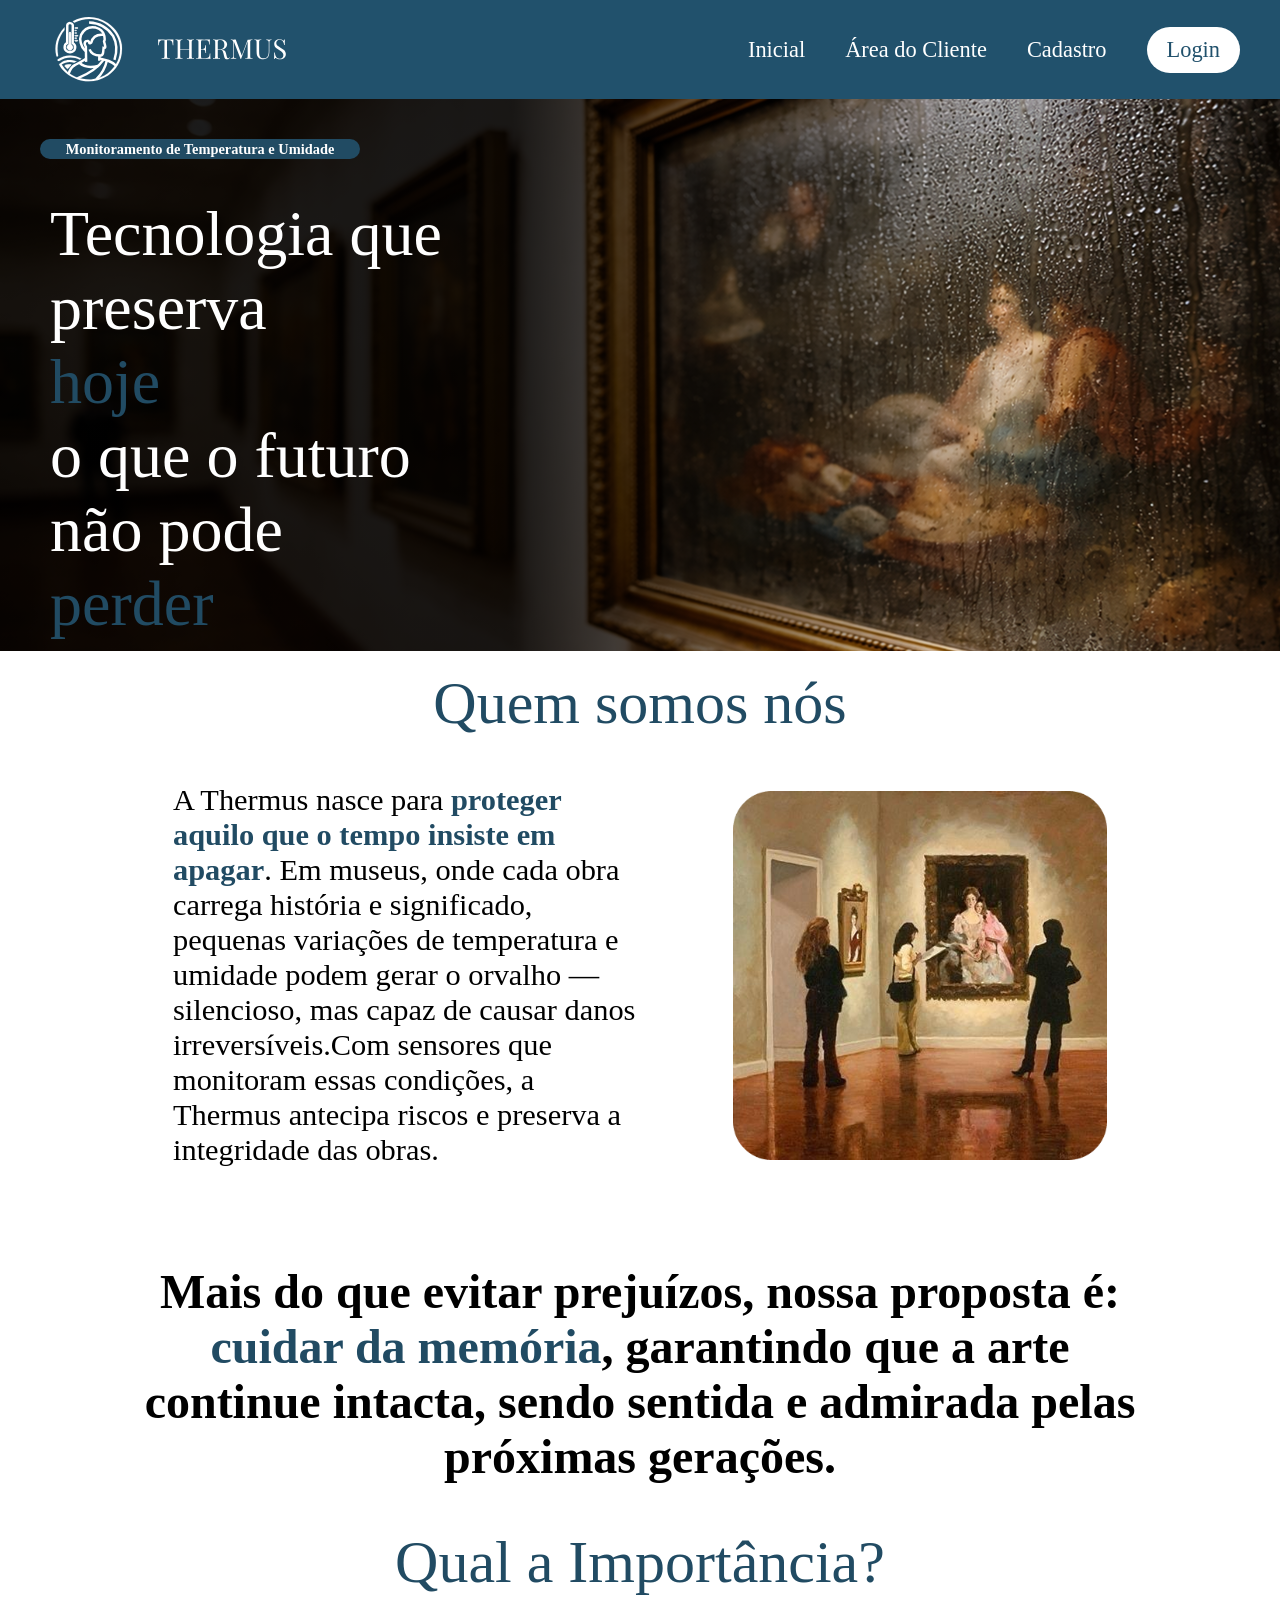
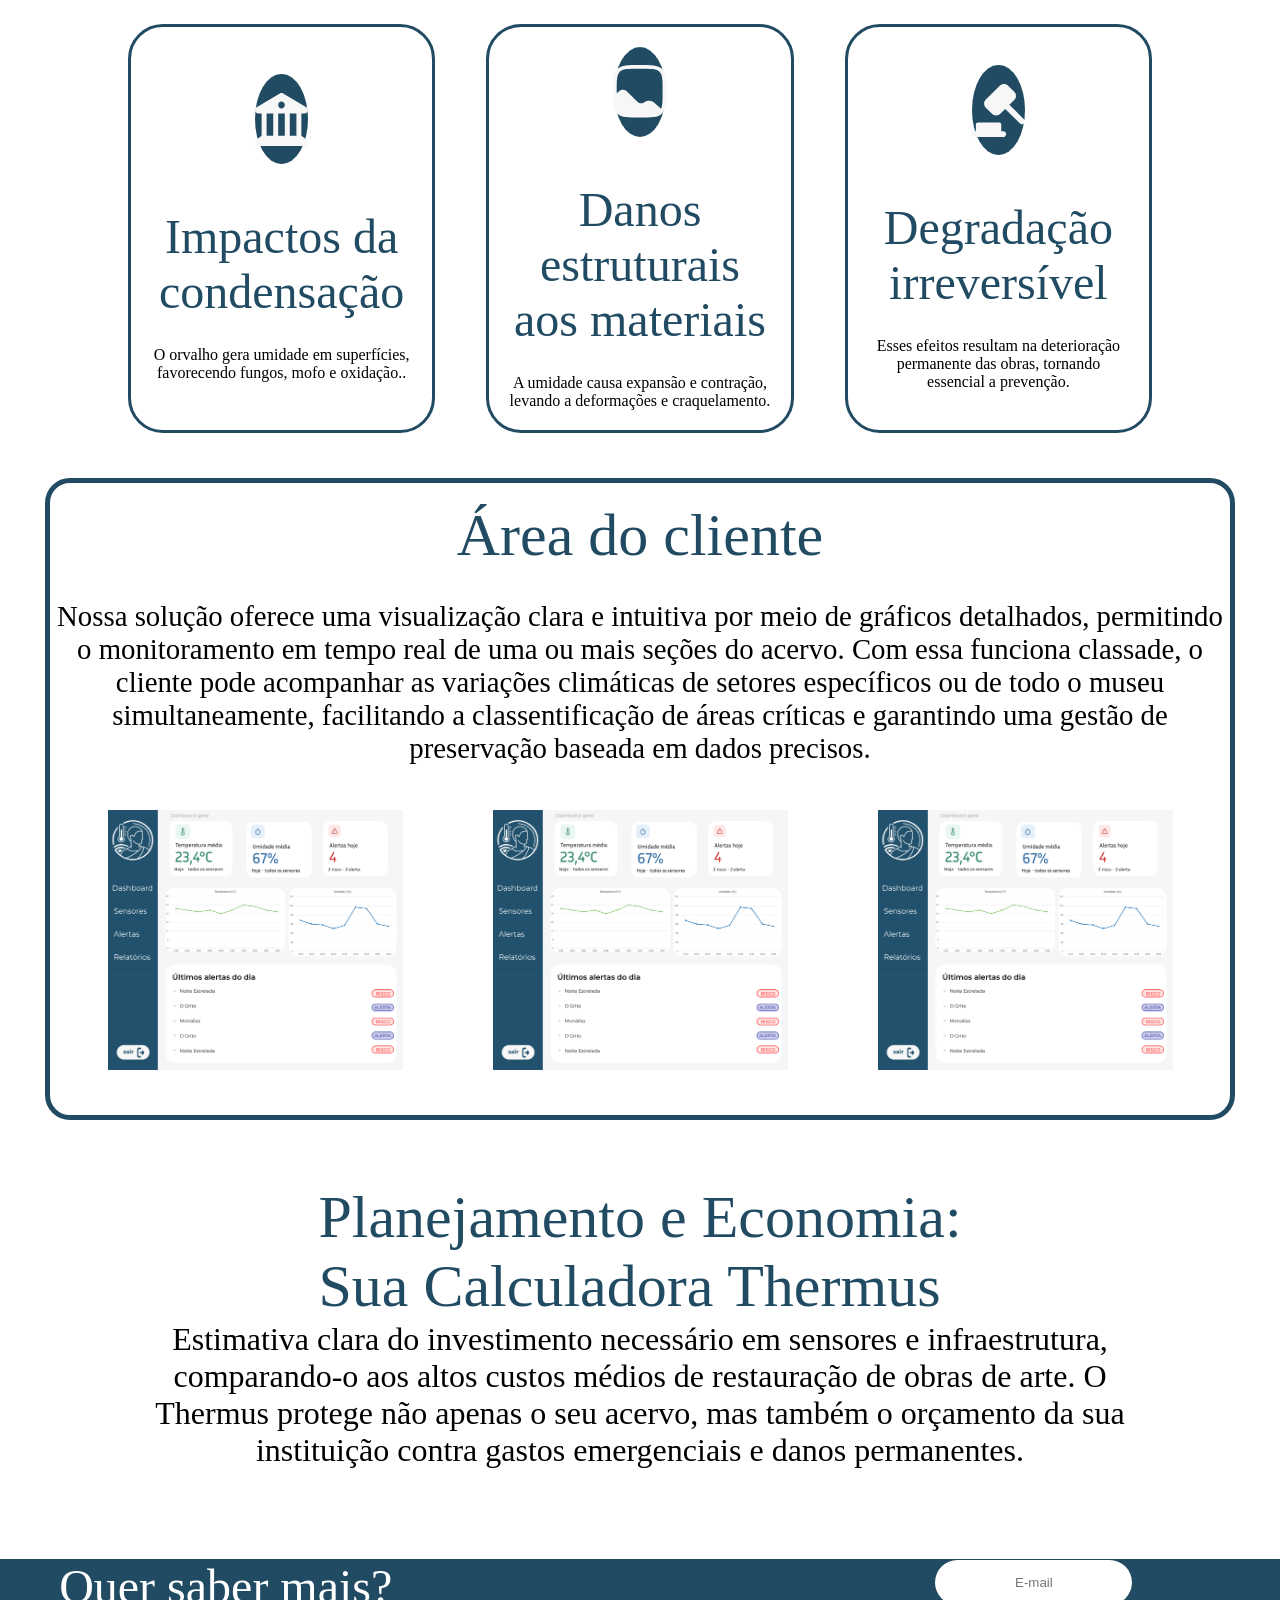
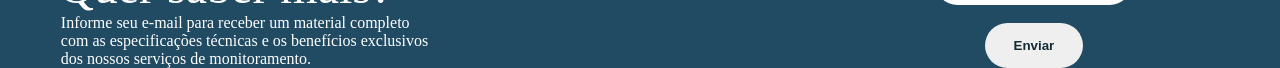
<file: Algoritimo/index.html>
<!DOCTYPE html>
<html lang="en">
<head>
    <meta charset="UTF-8">
    <meta name="viewport" content="width=device-width, initial-scale=1.0">
    <link rel="stylesheet" href="/Algoritimo/styles/styleIndex.css">
    <title>Thermus</title>
</head>
<body>
    <header>
        <div class="container">
            <div class="navbar">
                    <div class="logo">
                        <img src="/Algoritimo/img/logo.svg" alt="Logo Thermus">
                        <img src="/Algoritimo/img/THERMUS.svg">
                    </div>
                    <div class="links">
                        <a href="/Algoritimo/index.html">Inicial</a>
                        <a href="/Algoritimo/dashboard/index.html">Área do Cliente</a>
                        <a href="/Algoritimo/auth/museu/cadastroMuseu.html">Cadastro</a>
                        <div class="login">
                            <a href="/Algoritimo/auth/museu/login.html" style="color: #21516C;">Login</a> 
                        </div>
                    </div>
                </div>
        </div>
    </header>
    <div class="container">
        <div class="banner">
            <div class="banner-shadow">
                <div class="banner-content">
                    <div class="subtitulo">
                        <h2>Monitoramento de  Temperatura e Umidade</h2>
                    </div>
                    <div class="titulo">
                        <p>
                            Tecnologia que preserva <br><spam>hoje</spam><br> o que o futuro não pode <br><spam>perder</spam>
                        </p>
                    </div>
                </div>
            </div>
        </div>
    </div>
    <div class="container">
            <p class="titulo">Quem somos nós</p>
            <div class="content">
                <p class="texto">
                   A Thermus nasce para  <spam>proteger aquilo que o tempo insiste em apagar</spam>. Em museus, onde cada obra carrega história e significado, pequenas variações de temperatura e umidade podem gerar o orvalho — silencioso, mas capaz de causar danos irreversíveis.Com sensores que monitoram essas condições, a Thermus antecipa riscos e preserva a integridade das obras. 
          
                </p>
                <img src="./img/quemsomos.png">
            </div>
            <div id="subtexto">
                <p> 
                     Mais do que evitar prejuízos, nossa proposta é: <spam>cuidar da memória</spam>, garantindo que a arte continue intacta, sendo sentida e admirada pelas próximas gerações.
                </p>
        </div>
    </div>
    <div class="container">
        <div class="quemsomos">
            <p class="titulo">
                Qual a Importância?
            </p>
            <div class="cards">
                <div class="card">
                    <div class="circle"><img src="./img/banco.svg"></div>
                    <div class="titulo">Impactos da condensação</div>
                    <p>O orvalho gera umidade em superfícies, favorecendo fungos, mofo e oxidação..</p>
                </div>
                <div class="card">
                    <div class="circle"><img src="./img/image.svg"></div>
                    <div class="titulo">Danos estruturais aos materiais</div>
                    <p>A umidade causa expansão e contração, levando a deformações e craquelamento.</p>
                </div>
                <div class="card">
                    <div class="circle"><img src="./img/law.svg"></div>
                    <div class="titulo">Degradação <br>irreversível</div>
                    <p>Esses efeitos resultam na deterioração permanente das obras, tornando essencial a prevenção.</p>
                </div>
        </div>
        </div>
    </div>
    <div class="container">
        <div class="areacliente">
            <div class="titulo">Área do cliente</div>
            <p>
                Nossa solução oferece uma visualização clara e intuitiva por meio de gráficos detalhados, permitindo o monitoramento em tempo real de uma ou mais seções do acervo. Com essa funciona classade, o cliente pode acompanhar as variações climáticas de setores específicos ou de todo o museu simultaneamente, facilitando a classentificação de áreas críticas e garantindo uma gestão de preservação baseada em dados precisos.
            </p>
            <div class="images">
                <img src="./img/dashboard.png">
                <img src="./img/dashboard.png">
                <img src="./img/dashboard.png">
            </div>
        </div>
  
    </div>
    <div class="container">
        <div class="calculadora">
            <p class="titulo">Planejamento e Economia: <br> Sua Calculadora Thermus</p>
            <p class="texto">Estimativa clara do investimento necessário em sensores e infraestrutura, comparando-o aos altos custos médios de restauração de obras de arte. O Thermus protege não apenas o seu acervo, mas também o orçamento da sua instituição contra gastos emergenciais e danos permanentes.</p>
        </div>
        <div class="content">
            <div class="fomulario"></div>
            <div class="resultado"></div>
        </div>
    </div>
</body>
<footer>
    <div class="container">
        <div class="footer">
            <div class="info">
                <p class="titulo">Quer saber mais?</p>
                <p>Informe seu e-mail para receber um material completo com as especificações técnicas e os benefícios exclusivos dos nossos serviços de monitoramento.</p>
            </div>
            <div class="contato">
                <input type="text" placeholder="E-mail">
                <button>Enviar</button>
            </div>
        </div>
    </div>
</footer>
</html>
</file>
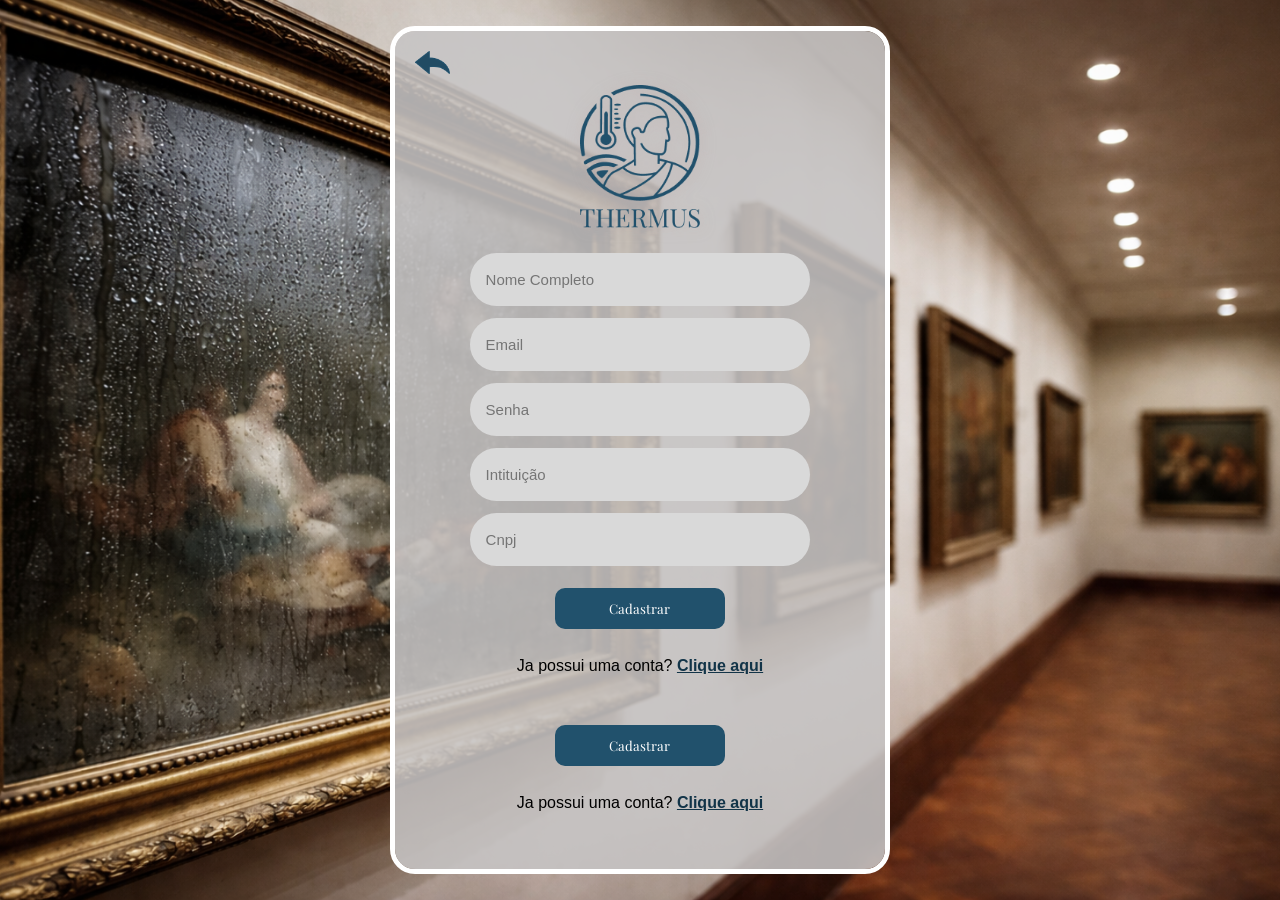
<file: Algoritimo/cadastroMuseu.html>
<html lang="en">
<head>
    <meta charset="UTF-8">
    <meta name="viewport" content="width=device-width, initial-scale=1.0">
    <link rel="preconnect" href="https://fonts.googleapis.com">
    <link rel="preconnect" href="https://fonts.gstatic.com" crossorigin>
    <link href="https://fonts.googleapis.com/css2?family=Playfair+Display:ital,wght@0,400..900;1,400..900&display=swap" rel="stylesheet">
    <link rel="stylesheet" href="/Algoritimo/styles/style.css">
    <title>Cadastro</title>
</head>
<body>
    <div class="container">
        <div class="content">
            <a href="/index.html"><img src="/Algoritimo/img/seta.png" class="seta"></a>
            <div class="logo">
                <img src="/Algoritimo/img/logo.png" alt="Logo Thermus">
                <img src="/Algoritimo/img/THERMUS.png">
            </div>
            <div class="campos">
                <input type="text" class="campo" placeholder="Nome Completo" id="ipt_nome">
                <input type="text" class="campo" placeholder="Email" id="ipt_email">
                <input type="text" class="campo" placeholder="Senha" id="ipt_senha">
                <input type="text" class="campo" placeholder="Intituição" id="ipt_instituicao">
                <input type="text" class="campo" placeholder="Cnpj" id="ipt_cnpj">

                <button class="botao" onclick="cadastrar()">Cadastrar</button>
                <p class="mensagem">Ja possui uma conta? <a href="/login.html">Clique aqui</a></p>
                <div class="aviso" id="div_mensagem"></div>

                <button class="botao" onclick="cadastrar()">Cadastrar</button>
                <p class="mensagem">Ja possui uma conta? <a href="/login.html">Clique aqui</a></p>
                <div class="aviso" id="div_mensagem"></div>
            </div>
                
            </div>
        </div>
    </div>
</body>
</html>
<script>
 function cadastrar() {
    let nome = ipt_nome.value;
    let email = ipt_email.value;
    let senha = ipt_senha.value;
    let cnpj = ipt_cnpj.value;
    let instituicao = ipt_instituicao.value
   
    

    let posArroba = email.indexOf('@');
    let posCom = email.indexOf('.com');

    if (nome == '') {
        div_mensagem.innerHTML = 'Preencha o nome do museu';
        return;
    }

    if (email == '') {
        div_mensagem.innerHTML = 'Preencha o email';
        return;
    }

    if (
        posArroba <= 0 || 
        posCom <= posArroba + 1 || 
        posCom != email.length - 4
    ) {
        div_mensagem.innerHTML = 'Email inválido';
        return;
    }

    if (senha == '') {
        div_mensagem.innerHTML = 'Preencha a senha';
        return;
    }

    if (senha.length < 6) {
        div_mensagem.innerHTML = 'Senha deve ter pelo menos 6 caracteres';
        return;
    }

    if (cnpj == '') {
        div_mensagem.innerHTML = 'Preencha o CNPJ';
        return;
    }

    if (cnpj.length != 14) {
        div_mensagem.innerHTML = 'CNPJ deve ter 14 caracteres';
        return;
    }

    div_mensagem.innerHTML = 'Cadastro realizado com sucesso';
}
</script>
</file>
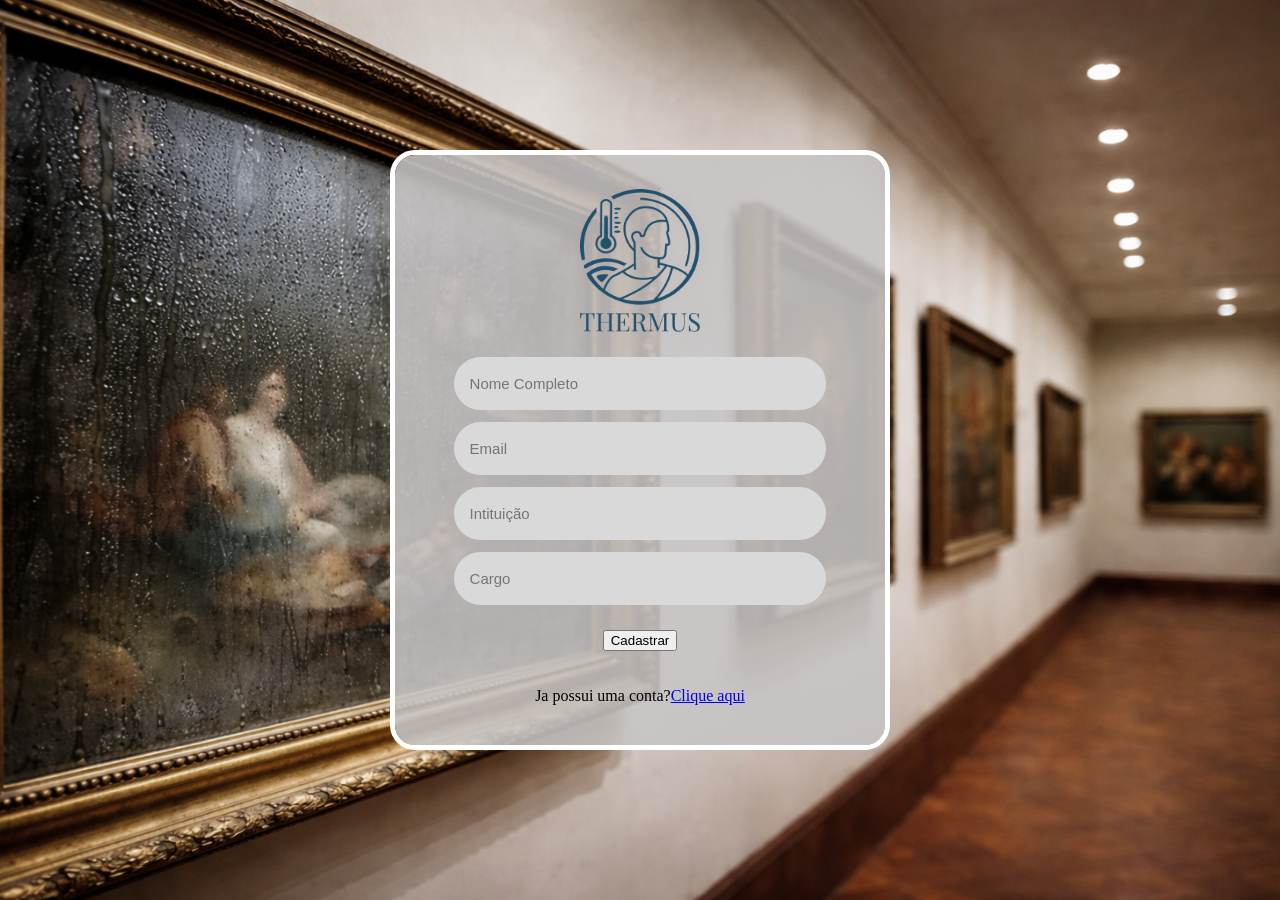
<file: Algoritimo/cadastroUser.html>
<!DOCTYPE html>
<html lang="en">
<head>
    <meta charset="UTF-8">
    <meta name="viewport" content="width=device-width, initial-scale=1.0">
    <link rel="stylesheet" href="./styles/style.css">
</head>
<body>
    <div class="container">
        <div class="content">
            <div class="logo">
                <img src="./img/logo.png" alt="Logo Thermus">
                <img src="./img/THERMUS.png">
            </div>
            <div class="campos">
                    <input type="text" class="campo" placeholder="Nome Completo" id="InNome">
                    <p style="display: none; color: red;" id="nomeIn">Nome Inválido</p>
                    <input type="text" class="campo" placeholder="Email" id="InEmail">
                    <p style="display: none; color: red;" id="emailIn">Email Inválido</p>
                    <input type="text" class="campo" placeholder="Intituição" id="InInstituicao">
                    <p style="display: none; color: red;" id="instituicaoIn">instituição Inválida</p>
                    <input type="text" class="campo" placeholder="Cargo" id="InCargo">
                    <p style="display: none; color: red;" id="cargoIn">Cargo Inválido</p>
                    
            </div>
            <div class="buttonL" id="div_mensagem">
                <button class="btnLogin" onclick="cadastrar()">Cadastrar</button>
            </div>
            <div class="urlCadastro">
                <p>Ja possui uma conta?<a href="/login.html">Clique aqui</a></p>
            </div>
        </div>
    </div>
</body>
</html>
<script>

function cadastrar() {
    let nome = InNome.value;
    let email = InEmail.value;
    let instituicao = InInstituicao.value;
    let cargo = InCargo.value;

    let posArroba = email.indexOf('@');
    let posCom = email.indexOf('.com');

    if (nome == '') {
        InNome.style.border = "solid red 3px";
        nomeIn.style.display = "block"
        return;
    }else{
        InNome.style.border = "none"
        nomeIn.style.display = "none"
    }

    if (email == '') {
        InEmail.style.border = "solid red 3px";
        emailIn.style.display = "block"
        return;
    }else{
        InEmail.style.border = "none";
        emailIn.style.display = "none";


    }

    if ( //verifica se tem @, algo entre o @ e o .com e se termina com .com
        posArroba <= 0 || 
        posCom <= posArroba + 1 || 
        posCom != email.length - 4
    ) {
        InEmail.style.border = "solid red 3px";
        emailIn.style.display = "block"
        return;
    } else{
        InEmail.style.border = "none";
        emailIn.style.display = "none";
    }

    if (instituicao == '') {
       InInstituicao.style.border = "solid red 3px";
       instituicaoIn.style.display = "block"
        return;
    } else{
        InInstituicao.style.border = "none";
       instituicaoIn.style.display = "none"

    }

    if (cargo == '') {
       InCargo.style.border = "solid red 3px";
       cargoIn.style.display = "block"
        return;
    } else{
        InCargo.style.border = "none";
       cargoIn.style.display = "none"
    }

    div_mensagem.innerHTML = 'Cadastro realizado com sucesso';
}
</script>
</file>
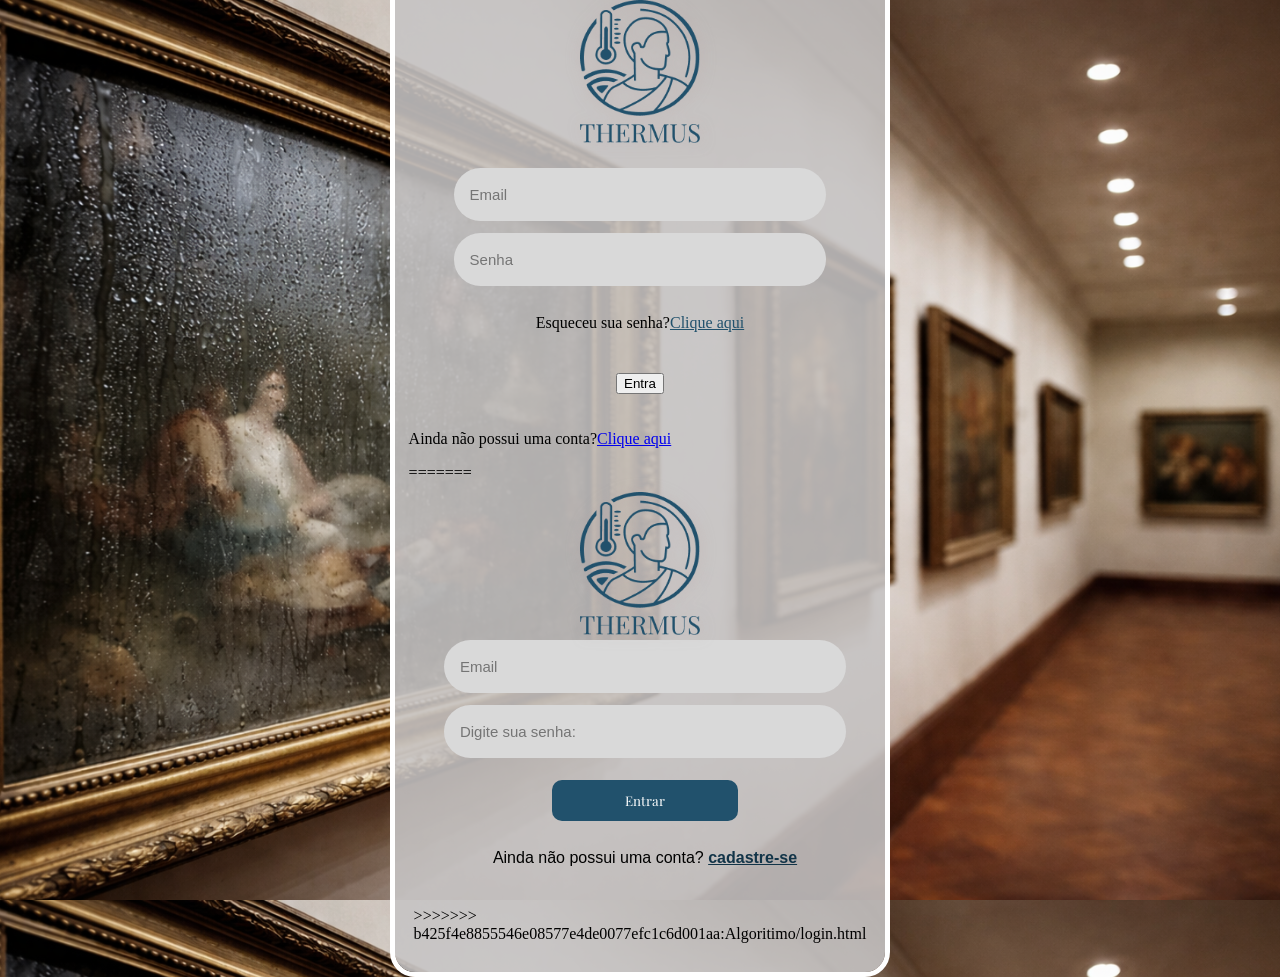
<file: Algoritimo/login.html>
<!DOCTYPE html>
<html lang="en">

<head>
    <meta charset="UTF-8">
    <meta name="viewport" content="width=device-width, initial-scale=1.0">
    <link rel="stylesheet" href="/Algoritimo/styles/style.css">
    <title>Login</title>
</head>

<body>
    <div class="container">
        <div class="content">
<<<<<<< HEAD:Algoritimo/auth/museu/login.html
            <div class="logo">
                <img src="/Algoritimo/img/logo.png" alt="Logo Thermus">
                <img src="/Algoritimo/img/THERMUS.png">
            </div>
            <div class="campos" >
                <input type="text" class="campo" placeholder="Email" id="ipt_email">
                <input type="password" class="campo" placeholder="Senha" id="ipt_senha">
                <p>Esqueceu sua senha?<a href="/Algoritimo/auth/">Clique aqui</a></p>
            </div>
            <div class="buttonL" id="div_mensagem">
                <button class="btnLogin" onclick="validar()">Entra</button>
            </div>
            <div class="urlCadastro">
                <p>Ainda não possui uma conta?<a href="/Algoritimo/auth/museu/cadastroMuseu.html">Clique aqui</a></p>
=======
        <a href="/index.html"><img src="img/seta.png" class="seta"></a>
        <div class="logo">
                <img src="./img/logo.png" alt="Logo Thermus">
                <img src="./img/THERMUS.png">
        </div>
    <div class="campos">
        <input class="campo" type="email" id="ipt_email" placeholder="Email">
        <input class="campo" type="password" id="ipt_senha" placeholder="Digite sua senha:">
        <button class="botao" onclick="validar()">Entrar</button>
        <p class="mensagem">Ainda não possui uma conta?  <a href="/cadastroUser.html">cadastre-se</a></p>
        <div id="div_mensagem" class="aviso"></div> 
>>>>>>> b425f4e8855546e08577e4de0077efc1c6d001aa:Algoritimo/login.html
            </div>
        </div>
    </div>
</body>

</html>
<script>

function validar() {
    let email = ipt_email.value;
    let senha = ipt_senha.value;

    let posArroba = email.indexOf('@');
    let posCom = email.indexOf('.com');

    if (email == '') {
        div_mensagem.innerHTML = 'Preencha o email';
        return;
    }

    if (
        posArroba <= 0 || 
        posCom <= posArroba + 1 || 
        posCom != email.length - 4
    ) {
        div_mensagem.innerHTML = 'Email inválido';
        return;
    }

    if (senha == '') {
        div_mensagem.innerHTML = 'Preencha a senha';
        return;
    }

    div_mensagem.innerHTML = 'Login válido';
}
</script>
</file>
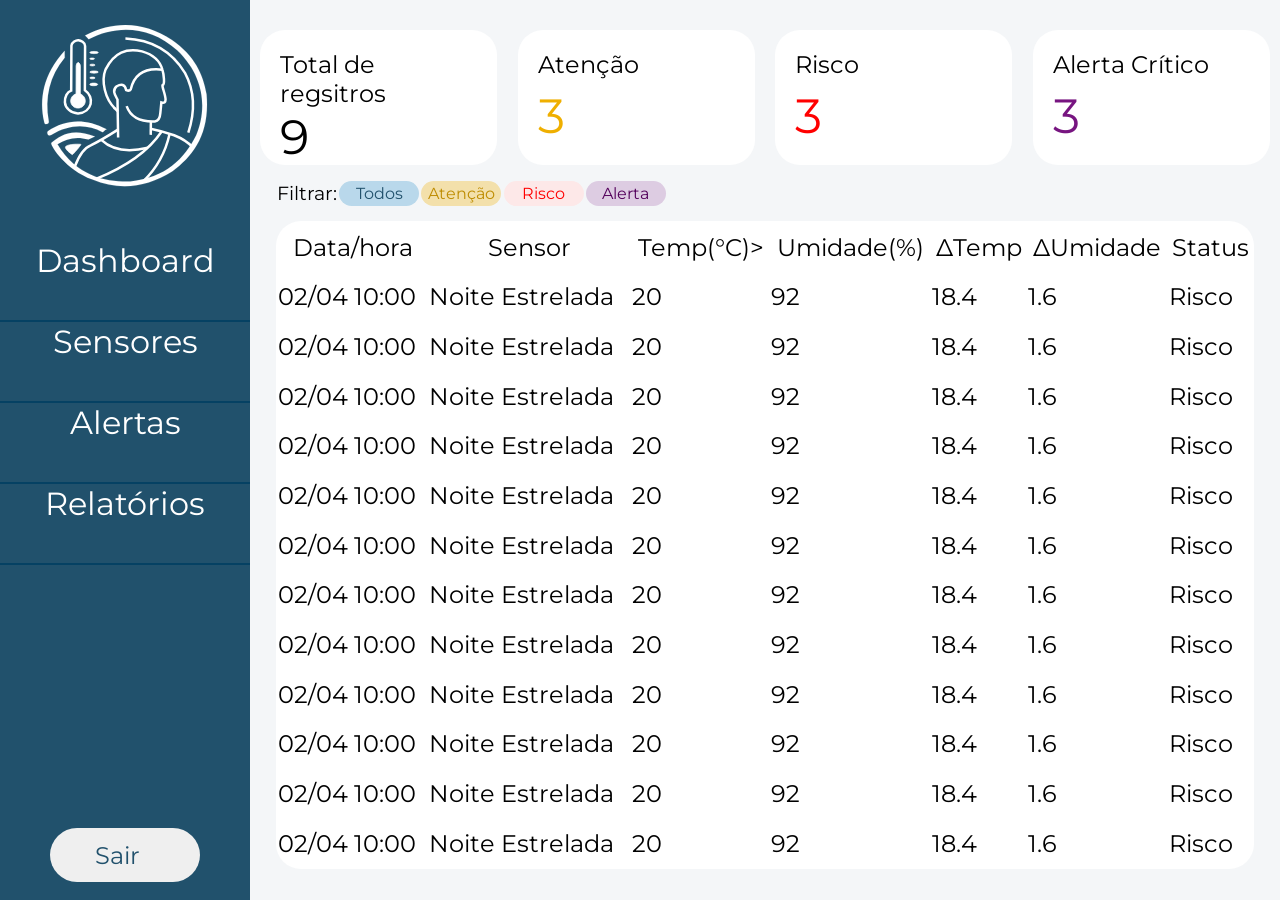
<file: Algoritimo/dashboard/alertas.html>
<!DOCTYPE html>
<html lang="pt-br">
<head>
    <meta charset="UTF-8">
    <meta name="viewport" content="width=device-width, initial-scale=1.0">
    <link rel="stylesheet" href="/Algoritimo/styles/stylesDashboard.css">
    <link rel="stylesheet" href="/Algoritimo/styles/styleDashboardAlert.css">
    <title>Dashboard - Alertas</title>
</head>
<body>
    <div class="content">
        <aside>
                 <div class="top">
                     <div class="logo-container">
                         <img src="/Algoritimo/img/logo-fina.svg" alt="logo" class="logo">
                    </div>
                    <div class="links-container">
                         <div class="link">
                             <a href="/Algoritimo/dashboard/index.html">Dashboard</a>
                         </div>
                         <div class="link">
                             <a href="/Algoritimo/dashboard/sensores.html">Sensores</a>
                         </div>
                         <div class="link selected">
                             <a href="/Algoritimo/dashboard/alertas.html">Alertas</a>
                         </div>
                         <div class="link">
                             <a href="/Algoritimo/dashboard/relatorios.html">Relatórios</a>
                         </div>
                    </div>
                 </div>
                 <div class="bottom">
                     <div class="btn-container">
                          <button class="btn">
                             <span>Sair</span>
                             <i class="fa-solid fa-arrow-right-from-bracket" class="btn-icon-logout"></i>
                         </button>
                     </div>
                 </div>
         </aside> 
         <div class="main">
            <div class="kpis">
                <div class="kpi">
                    <div class="kpi-title">
                        <h2>Total de regsitros</h2>
                    </div>
                    <div class="kpi-main">
                        <h1>9</h1>
                    </div>
                </div>
                <div class="kpi">
                    <div class="kpi-title">
                        <h2>Atenção</h2>
                    </div>
                    <div class="kpi-main kpi-main-yellow">
                        <h1>3</h1>
                    </div>
                </div>
                <div class="kpi">
                    <div class="kpi-title">
                        <h2>Risco</h2>
                    </div>
                    <div class="kpi-main kpi-main-red">
                        <h1>3</h1>
                    </div>
                </div>
                <div class="kpi">
                    <div class="kpi-title">
                        <h2>Alerta Crítico</h2>
                    </div>
                    <div class="kpi-main kpi-main-purple">
                        <h1>3</h1>
                    </div>
                </div>
            </div>
            <div class="alertas-container">
                <div class="filters">
                    <h3>Filtrar:</h3>
                    <div class="filter filter-blue">
                        <p onclick="change('todos')">Todos</p>
                    </div>
                    <div class="filter filter-yellow">
                        <p onclick="change('atencao')">Atenção</p>
                    </div>
                    <div class="filter filter-red">
                        <p onclick="change('risco')">Risco</p>
                    </div>
                    <div class="filter filter-purple">
                        <p onclick="change('alerta')">Alerta</p>
                    </div>
                </div>
                <table class="alertas">
                    <tr>
                        <th>Data/hora</th>
                        <th>Sensor</th>
                        <th>Temp(°C)>
                        <th>Umidade(%)</th>
                        <th>ΔTemp</th>
                        <th>ΔUmidade</th>
                        <th>Status</th>
                    </tr>
                    <tr>
                        <td>02/04 10:00</td>
                        <td>Noite Estrelada</td>
                        <td>20</td>
                        <td>92</td>
                        <td>18.4</td>
                        <td>1.6</td>
                        <div class="alerta-status">
                            <td>Risco</td>
                        </div>
                    </tr>
                    <tr>
                        <td>02/04 10:00</td>
                        <td>Noite Estrelada</td>
                        <td>20</td>
                        <td>92</td>
                        <td>18.4</td>
                        <td>1.6</td>
                        <div class="alerta-status">
                            <td>Risco</td>
                        </div>
                    </tr>
                    <tr>
                        <td>02/04 10:00</td>
                        <td>Noite Estrelada</td>
                        <td>20</td>
                        <td>92</td>
                        <td>18.4</td>
                        <td>1.6</td>
                        <div class="alerta-status">
                            <td>Risco</td>
                        </div>
                    </tr>
                    <tr>
                        <td>02/04 10:00</td>
                        <td>Noite Estrelada</td>
                        <td>20</td>
                        <td>92</td>
                        <td>18.4</td>
                        <td>1.6</td>
                        <div class="alerta-status">
                            <td>Risco</td>
                        </div>
                    </tr>
                    <tr>
                        <td>02/04 10:00</td>
                        <td>Noite Estrelada</td>
                        <td>20</td>
                        <td>92</td>
                        <td>18.4</td>
                        <td>1.6</td>
                        <div class="alerta-status">
                            <td>Risco</td>
                        </div>
                    </tr>
                    <tr>
                        <td>02/04 10:00</td>
                        <td>Noite Estrelada</td>
                        <td>20</td>
                        <td>92</td>
                        <td>18.4</td>
                        <td>1.6</td>
                        <div class="alerta-status">
                            <td>Risco</td>
                        </div>
                    </tr>
                    <tr>
                        <td>02/04 10:00</td>
                        <td>Noite Estrelada</td>
                        <td>20</td>
                        <td>92</td>
                        <td>18.4</td>
                        <td>1.6</td>
                        <div class="alerta-status">
                            <td>Risco</td>
                        </div>
                    </tr>
                    <tr>
                        <td>02/04 10:00</td>
                        <td>Noite Estrelada</td>
                        <td>20</td>
                        <td>92</td>
                        <td>18.4</td>
                        <td>1.6</td>
                        <div class="alerta-status">
                            <td>Risco</td>
                        </div>
                    </tr>
                    <tr>
                        <td>02/04 10:00</td>
                        <td>Noite Estrelada</td>
                        <td>20</td>
                        <td>92</td>
                        <td>18.4</td>
                        <td>1.6</td>
                        <div class="alerta-status">
                            <td>Risco</td>
                        </div>
                    </tr>
                    <tr>
                        <td>02/04 10:00</td>
                        <td>Noite Estrelada</td>
                        <td>20</td>
                        <td>92</td>
                        <td>18.4</td>
                        <td>1.6</td>
                        <div class="alerta-status">
                            <td>Risco</td>
                        </div>
                    </tr>
                    <tr>
                        <td>02/04 10:00</td>
                        <td>Noite Estrelada</td>
                        <td>20</td>
                        <td>92</td>
                        <td>18.4</td>
                        <td>1.6</td>
                        <div class="alerta-status">
                            <td>Risco</td>
                        </div>
                    </tr>
                    <tr>
                        <td>02/04 10:00</td>
                        <td>Noite Estrelada</td>
                        <td>20</td>
                        <td>92</td>
                        <td>18.4</td>
                        <td>1.6</td>
                        <div class="alerta-status">
                            <td>Risco</td>
                        </div>
                    </tr>
                </table>
            </div>
         </div>
    </div>
</body>
</html>
<script>
    function change(){
        
    }
</script>
</file>
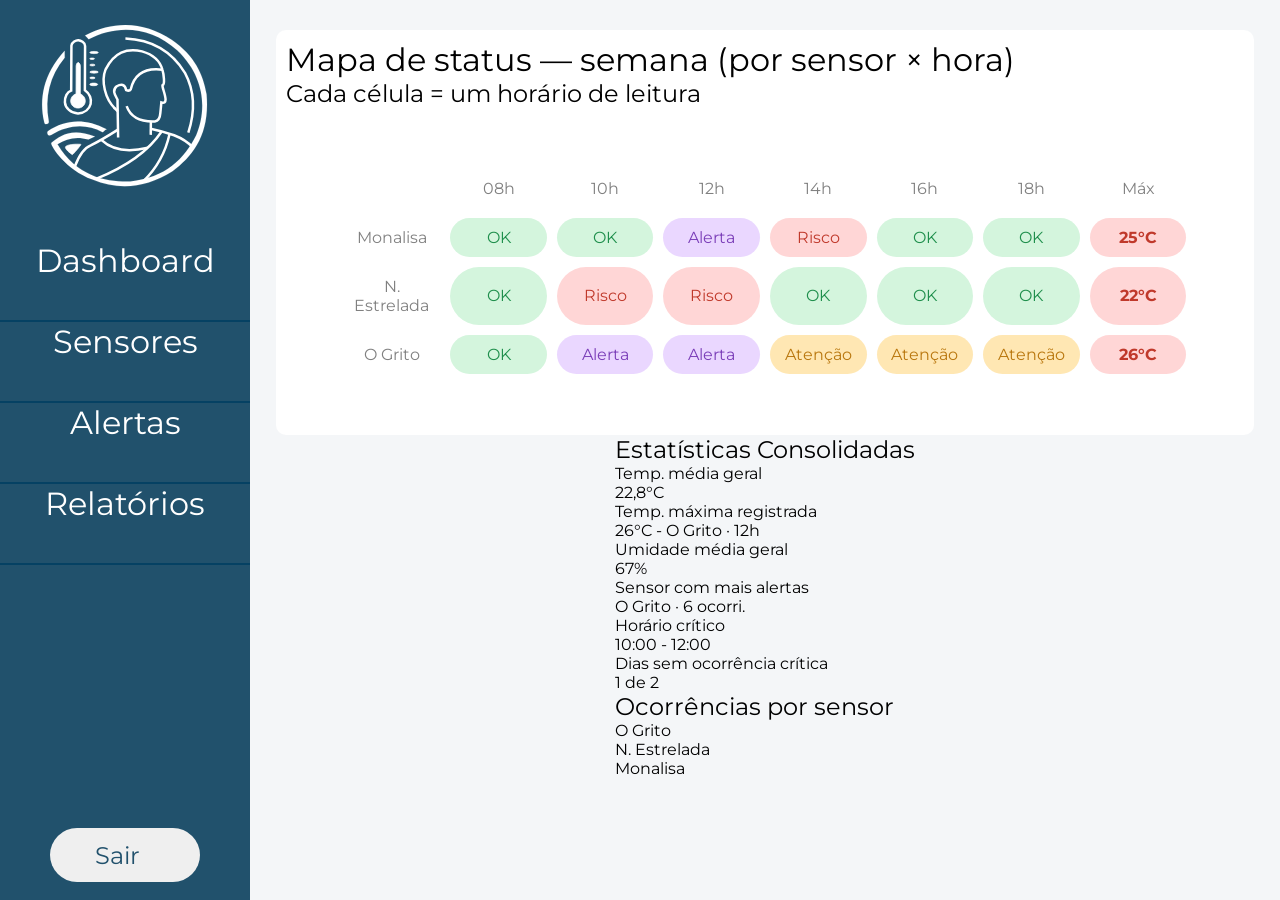
<file: Algoritimo/dashboard/relatorios.html>
<!DOCTYPE html>
<html lang="pt-br">

<head>
    <meta charset="UTF-8">
    <meta name="viewport" content="width=device-width, initial-scale=1.0">
    <link rel="stylesheet" href="/Algoritimo/styles/stylesDashboard.css">
    <link rel="stylesheet" href="/Algoritimo/styles/styleDashboardsRelatorios.css">
    <title>Dashboard - Relatórios</title>
</head>

<body>
    <div class="content">
        <aside>
            <div class="top">
                <div class="logo-container">
                    <img src="/Algoritimo/img/logo-fina.svg" alt="logo" class="logo">
                </div>
                <div class="links-container">
                    <div class="link">
                        <a href="/Algoritimo/dashboard/index.html">Dashboard</a>
                    </div>
                    <div class="link">
                        <a href="/Algoritimo/dashboard/sensores.html">Sensores</a>
                    </div>
                    <div class="link">
                        <a href="/Algoritimo/dashboard/alertas.html">Alertas</a>
                    </div>
                    <div class="link selected">
                        <a href="/Algoritimo/dashboard/relatorios.html">Relatórios</a>
                    </div>
                </div>
            </div>
            <div class="bottom">
                <div class="btn-container">
                    <button class="btn">
                        <span>Sair</span>
                        <i class="fa-solid fa-arrow-right-from-bracket" class="btn-icon-logout"></i>
                    </button>
                </div>
            </div>
        </aside>
        <div class="big-container">
            <div class="caixote1">
                <div class="topo">
                    <h1>Mapa de status — semana (por sensor × hora)</h1>
                    <h2>Cada célula = um horário de leitura</h2>
                </div>
                <div class="fundo">
                    <table>
                        <tr>
                            <th></th>
                            <th>08h</th>
                            <th>10h</th>
                            <th>12h</th>
                            <th>14h</th>
                            <th>16h</th>
                            <th>18h</th>
                            <th>Máx</th>
                        </tr>
                        <tr>
                            <td class="titulo_tb">Monalisa</td>
                            <td class="ok">OK</td>
                            <td class="ok">OK</td>
                            <td class="alerta">Alerta</td>
                            <td class="risco">Risco</td>
                            <td class="ok">OK</td>
                            <td class="ok">OK</td>
                            <td class="temp">25°C</td>
                        </tr>
                        <tr>
                            <td class="titulo_tb">N. Estrelada</td>
                            <td class="ok">OK</td>
                            <td class="risco">Risco</td>
                            <td class="risco">Risco</td>
                            <td class="ok">OK</td>
                            <td class="ok">OK</td>
                            <td class="ok">OK</td>
                            <td class="temp">22°C</td>
                        </tr>
                        <tr>
                            <td class="titulo_tb">O Grito</td>
                            <td class="ok">OK</td>
                            <td class="alerta">Alerta</td>
                            <td class="alerta">Alerta</td>
                            <td class="atencao">Atenção</td>
                            <td class="atencao">Atenção</td>
                            <td class="atencao">Atenção</td>
                            <td class="temp">26°C</td>
                        </tr>
                    </table>
                </div>
            </div>
            <div class="caixote2">
                <div class="subcaixote">
                    <h2>Estatísticas Consolidadas</h2>
                    <div class="subcaixote_texto">
                        <p>Temp. média geral</p>
                        <p>22,8°C</p>
                    </div>
                    <div class="subcaixote_texto">
                        <p>Temp. máxima registrada</p>
                        <p>26°C - O Grito · 12h</p>
                    </div>
                    <div class="subcaixote_texto">
                        <p>Umidade média geral</p>
                        <p>67%</p>
                    </div>
                    <div class="subcaixote_texto">
                        <p>Sensor com mais alertas</p>
                        <p>O Grito · 6 ocorri.</p>
                    </div>
                    <div class="subcaixote_texto">
                        <p>Horário crítico</p>
                        <p>10:00 - 12:00</p>
                    </div>
                    <div class="subcaixote_texto">
                        <p>Dias sem ocorrência crítica</p>
                        <p>1 de 2</p>
                    </div>
                </div>
                <div class="subcaixote">
                    <h2>Ocorrências por sensor</h2>
                    <div class="subcaixote_linha">
                        <p>O Grito</p>
                        <div class="barra_rosa"></div>
                    </div>
                    <div class="subcaixote_linha">
                        <p>N. Estrelada</p>
                        <div class="barra_rosa"></div>
                    </div>
                    <div class="subcaixote_linha">
                        <p>Monalisa</p>
                        <div class="barra_rosa"></div>
                    </div>
                </div>
            </div>
        </div>
    </div>
</body>

</html>
</file>
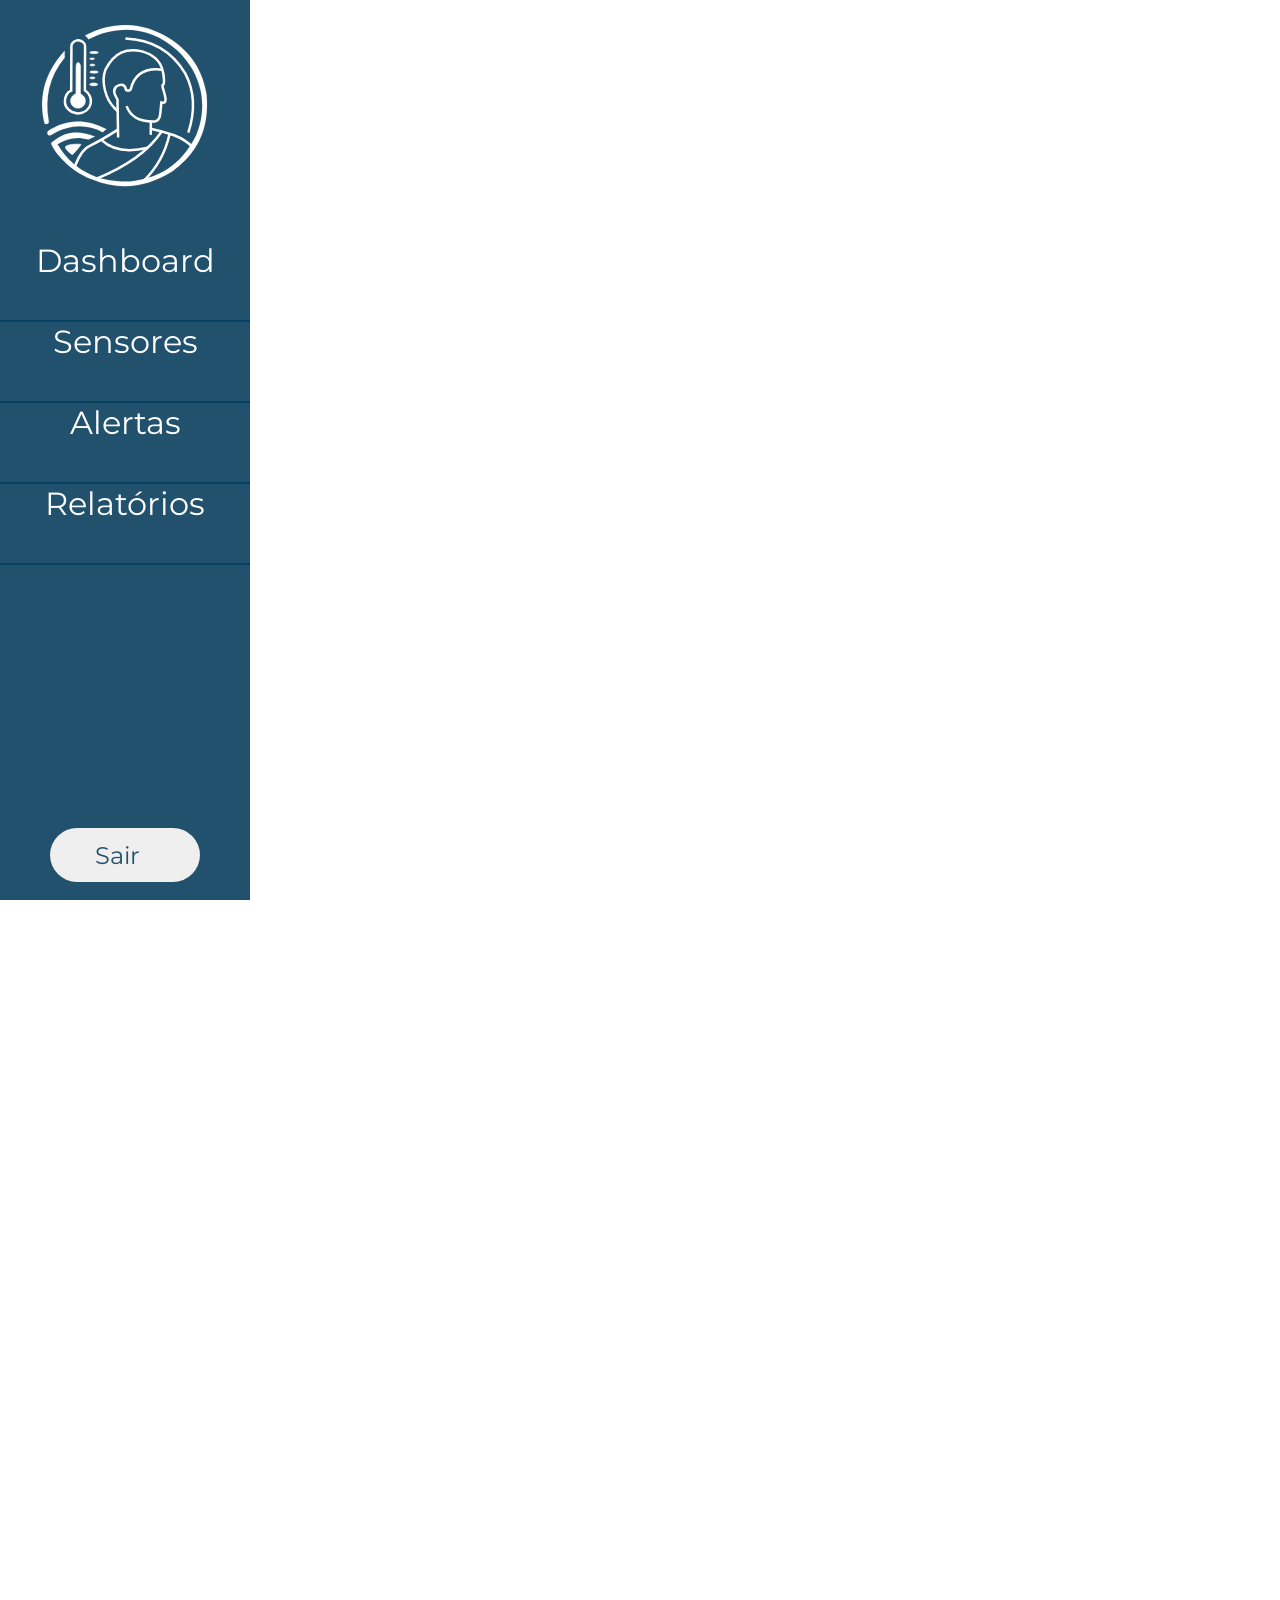
<file: Algoritimo/dashboard/sensores.html>
<!DOCTYPE html>
<html lang="en">
<head>
    <meta charset="UTF-8">
    <meta name="viewport" content="width=device-width, initial-scale=1.0">
    <link rel="stylesheet" href="/Algoritimo/styles/stylesDashboard.css">
    <link rel="stylesheet" href="/Algoritimo/styles/styleDashboardSensores.css">
    <title>Dashboard - Sensores</title>
</head>
<body>
    <aside>
            <div class="top">
                <div class="logo-container">
                    <img src="/Algoritimo/img/logo-fina.svg" alt="logo" class="logo">
               </div>
               <div class="links-container">
                    <div class="link">
                        <a href="/Algoritimo/dashboard/index.html">Dashboard</a>
                    </div>
                    <div class="link selected">
                        <a href="/Algoritimo/dashboard/sensores.html">Sensores</a>
                    </div>
                    <div class="link">
                        <a href="/Algoritimo/dashboard/alertas.html">Alertas</a>
                    </div>
                    <div class="link">
                        <a href="/Algoritimo/dashboard/relatorios.html">Relatórios</a>
                    </div>
               </div>
            </div>
            <div class="bottom">
                <div class="btn-container">
                     <button class="btn">
                        <span>Sair</span>
                        <i class="fa-solid fa-arrow-right-from-bracket" class="btn-icon-logout"></i>
                    </button>
                </div>
            </div>
    </aside>
    <div class="main">
        <div class="sensores-container">
            <div class="sensor">
                <div class="sensor-top">
                    <div class="sersor-title"></div>
                    <h1>Monalisa</h1>
                    <div class="sensor-status">
                        <h2>Atenção</h2>
                    </div>
                </div>
                <div class="sensor-main">
                    <div class="temp">
                        <h1>23,4°C</h1>
                    </div>
                    <div class="umid">
                        <h1>67%</h1>
                    </div>
                </div>
                <div class="sensor-lastUpdate">
                    <p>Atualizado em:</p>
                    <p>16:00</p>
                </div>
            </div>
            <div class="sensor">
                <div class="sensor-top">
                    <div class="sersor-title"></div>
                    <h1>Monalisa</h1>
                    <div class="sensor-status">
                        <h2>Atenção</h2>
                    </div>
                </div>
                <div class="sensor-main">
                    <div class="temp">
                        <h1>23,4°C</h1>
                    </div>
                    <div class="umid">
                        <h1>67%</h1>
                    </div>
                </div>
                <div class="sensor-lastUpdate">
                    <p>Atualizado em:</p>
                    <p>16:00</p>
                </div>
            </div>
            <div class="sensor">
                <div class="sensor-top">
                    <div class="sersor-title"></div>
                    <h1>Monalisa</h1>
                    <div class="sensor-status">
                        <h2>Atenção</h2>
                    </div>
                </div>
                <div class="sensor-main">
                    <div class="temp">
                        <h1>23,4°C</h1>
                    </div>
                    <div class="umid">
                        <h1>67%</h1>
                    </div>
                </div>
                <div class="sensor-lastUpdate">
                    <p>Atualizado em:</p>
                    <p>16:00</p>
                </div>
            </div>
        </div>
    </div>
</body>
</html>
</file>
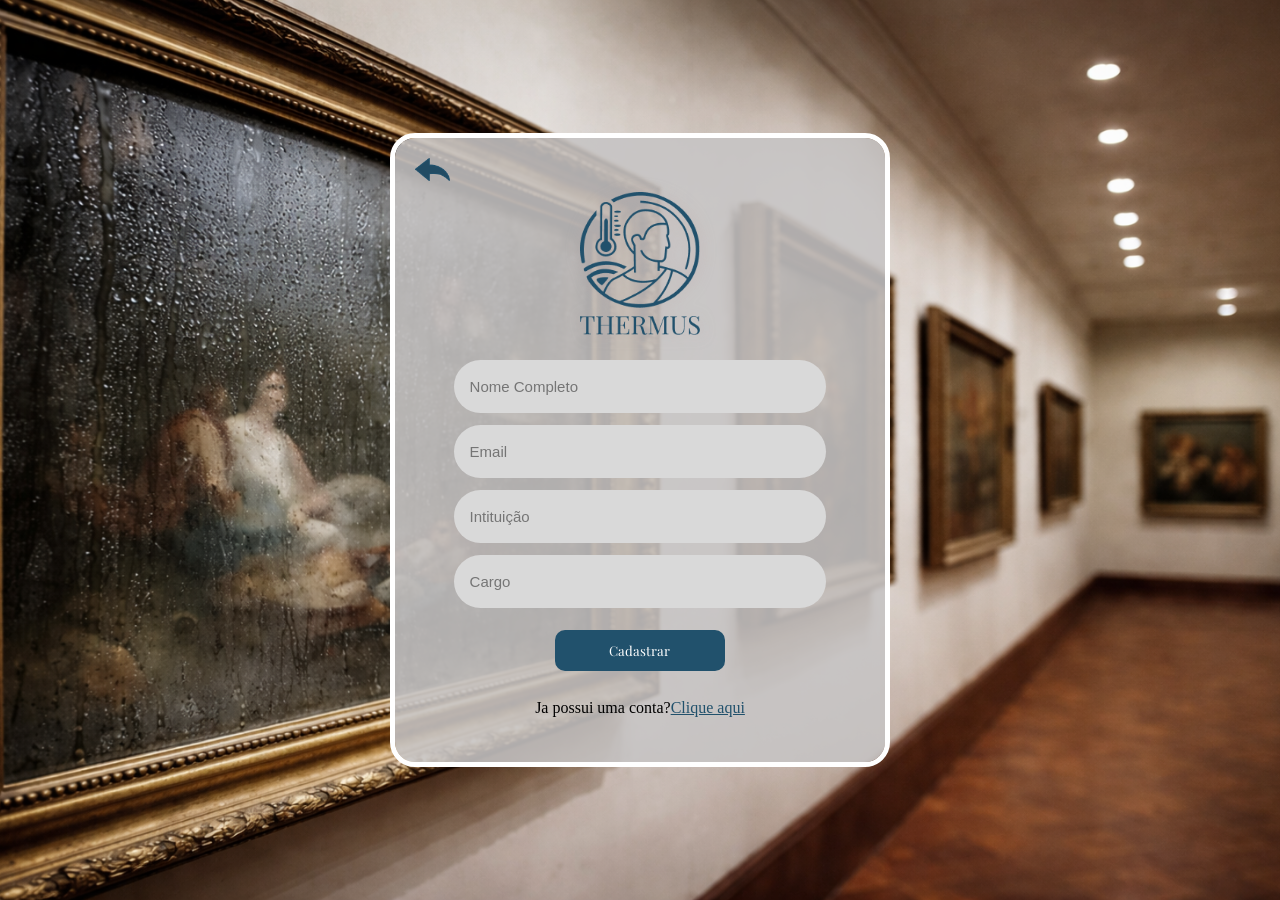
<file: Algoritimo/auth/funcionario/cadastroUser.html>
<!DOCTYPE html>
<html lang="en">
<head>
    <meta charset="UTF-8">
    <meta name="viewport" content="width=device-width, initial-scale=1.0">
    <link rel="stylesheet" href="/Algoritimo/styles/style.css">
</head>
<body>
    <div class="container">
        <div class="content">
            <a href="/Algoritimo/index.html"><img src="/Algoritimo/img/seta.png" class="seta"></a>
            <div class="logo">
                <img src="/Algoritimo/img/logo.png" alt="Logo Thermus">
                <img src="/Algoritimo/img/THERMUS.png">
            </div>
            <div class="campos">
                    <input type="text" class="campo" placeholder="Nome Completo" id="InNome">
                    <p style="display: none; color: red;" id="nomeIn">Nome Inválido</p>
                    <input type="text" class="campo" placeholder="Email" id="InEmail">
                    <p style="display: none; color: red;" id="emailIn">Email Inválido</p>
                    <input type="text" class="campo" placeholder="Intituição" id="InInstituicao">
                    <p style="display: none; color: red;" id="instituicaoIn">instituição Inválida</p>
                    <input type="text" class="campo" placeholder="Cargo" id="InCargo">
                    <p style="display: none; color: red;" id="cargoIn">Cargo Inválido</p>
                    <button class="botao" onclick="cadastrar()">Cadastrar</button>
                    <p>Ja possui uma conta?<a href="/Algoritimo/auth/museu/login.html">Clique aqui</a></p>
            </div>
                
            </div>
        </div>
</body>
</html>
<script>

function cadastrar() {
    let nome = InNome.value;
    let email = InEmail.value;
    let instituicao = InInstituicao.value;
    let cargo = InCargo.value;

    let posArroba = email.indexOf('@');
    let posCom = email.indexOf('.com');

    if (nome == '') {
        InNome.style.border = "solid red 3px";
        nomeIn.style.display = "block"
        return;
    }else{
        InNome.style.border = "none"
        nomeIn.style.display = "none"
    }

    if (email == '') {
        InEmail.style.border = "solid red 3px";
        emailIn.style.display = "block"
        return;
    }else{
        InEmail.style.border = "none";
        emailIn.style.display = "none";


    }

    if ( //verifica se tem @, algo entre o @ e o .com e se termina com .com
        posArroba <= 0 || 
        posCom <= posArroba + 1 || 
        posCom != email.length - 4
    ) {
        InEmail.style.border = "solid red 3px";
        emailIn.style.display = "block"
        return;
    } else{
        InEmail.style.border = "none";
        emailIn.style.display = "none";
    }

    if (instituicao == '') {
       InInstituicao.style.border = "solid red 3px";
       instituicaoIn.style.display = "block"
        return;
    } else{
        InInstituicao.style.border = "none";
       instituicaoIn.style.display = "none"

    }

    if (cargo == '') {
       InCargo.style.border = "solid red 3px";
       cargoIn.style.display = "block"
        return;
    } else{
        InCargo.style.border = "none";
       cargoIn.style.display = "none"
    }

    div_mensagem.innerHTML = 'Cadastro realizado com sucesso';
}
</script>
</file>
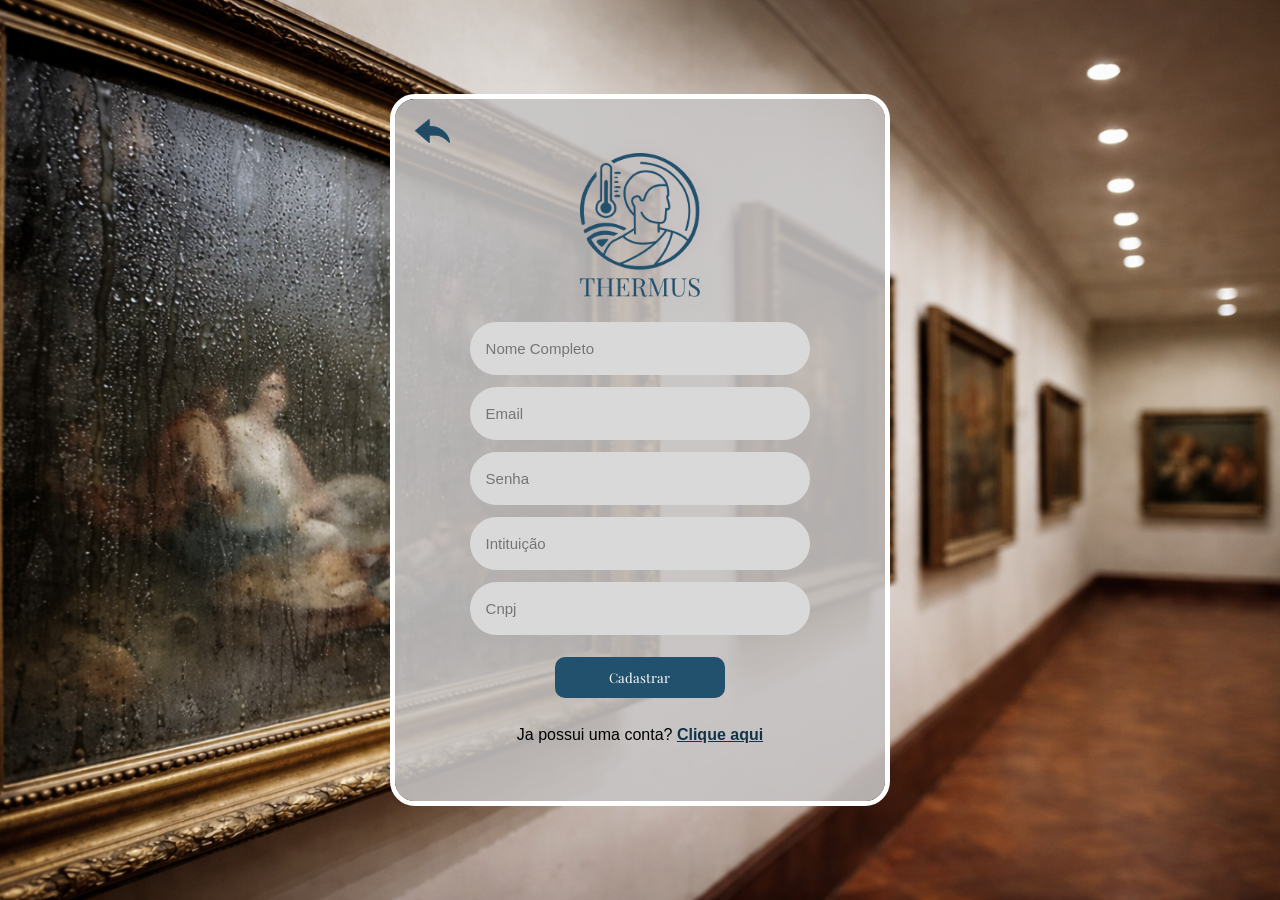
<file: Algoritimo/auth/museu/cadastroMuseu.html>
<html lang="en">
<head>
    <meta charset="UTF-8">
    <meta name="viewport" content="width=device-width, initial-scale=1.0">
    <link rel="preconnect" href="https://fonts.googleapis.com">
    <link rel="preconnect" href="https://fonts.gstatic.com" crossorigin>
    <link href="https://fonts.googleapis.com/css2?family=Playfair+Display:ital,wght@0,400..900;1,400..900&display=swap" rel="stylesheet">
    <link rel="stylesheet" href="/Algoritimo/styles/style.css">
    <title>Cadastro</title>
</head>
<body>
    <div class="container">
        <div class="content">
            <a href="/index.html"><img src="/Algoritimo/img/seta.png" class="seta"></a>
            <div class="logo">
                <img src="/Algoritimo/img/logo.png" alt="Logo Thermus">
                <img src="/Algoritimo/img/THERMUS.png">
            </div>
            <div class="campos">
                <input type="text" class="campo" placeholder="Nome Completo" id="InNome">
                <p style="display: none; color: red;" id="nomeIn">Nome Inválido</p>
                <input type="text" class="campo" placeholder="Email" id="InEmail">
                <p style="display: none; color: red;" id="emailIn">Email Inválido</p>
                <input type="text" class="campo" placeholder="Senha" id="InSenha">
                <p style="display: none; color: red;" id="senhaIn">Senha Inválida</p>
                <input type="text" class="campo" placeholder="Intituição" id="InInstituicao">
                <p style="display: none; color: red;" id="instituicaoIn">instituição Inválida</p>
                <input type="text" class="campo" placeholder="Cnpj" id="InCnpj" maxlength="14">
                <p style="display: none; color: red;" id="cnpjIn">instituição Inválida</p>
                <button class="botao" onclick="cadastrar()">Cadastrar</button>
                <p class="mensagem">Ja possui uma conta? <a href="/Algoritimo/auth/museu/login.html">Clique aqui</a></p>
                <div class="aviso" id="div_mensagem"></div>
            </div>
        </div>
    </div>
</body>
</html>
<script>
 function cadastrar() {
    let nome = InNome.value;
    let email = InEmail.value;
    let senha = InSenha.value;
    let cnpj = InCnpj.value;
    let instituicao = InInstituicao.value
   
    

    let posArroba = email.indexOf('@');
    let posCom = email.indexOf('.com');

       if (nome == '') {
        InNome.style.border = "solid red 3px";
        nomeIn.style.display = "block"
        return;
    }else{
        InNome.style.border = "none"
        nomeIn.style.display = "none"
    }

    if (email == '') {
        InEmail.style.border = "solid red 3px";
        emailIn.style.display = "block"
        return;
    }else{
        InEmail.style.border = "none";
        emailIn.style.display = "none";
    }

    
    if ( //verifica se tem @, algo entre o @ e o .com e se termina com .com
        posArroba <= 0 || 
        posCom <= posArroba + 1 || 
        posCom != email.length - 4
    ) {
        InEmail.style.border = "solid red 3px";
        emailIn.style.display = "block"
        return;
    } else{
        InEmail.style.border = "none";
        emailIn.style.display = "none";
    }

    if (senha == '') {
        InSenha.style.border = "solid red 3px";
        emailIn.style.display = "none";
        return;
    } else{
        InSenha.style.border = "none";
        emailIn.style.display = "none";
    }

    if (senha.length < 6) {
        InSenha.style.border = "solid red 3px";
        emailIn.style.display = "none";
        return;
    }else{
        InSenha.style.border = "none";
        emailIn.style.display = "none";
    }

    if (cnpj == '') {
        InCnpj.style.border = "solid red 3px";
        cnpjin.style.border = "none";
    }else{
        InCnpj.style.border = "none";
        cnpjin.style.border = "none";
    }

    if (cnpj.length != 14) {
        InCnpj.style.border = "solid red 3px";
        cnpjin.style.border = "none";
    } else{
        InCnpj.style.border = "none";
        cnpjin.style.border = "none";
    }

    div_mensagem.innerHTML = 'Cadastro realizado com sucesso';
}
</script>
</file>
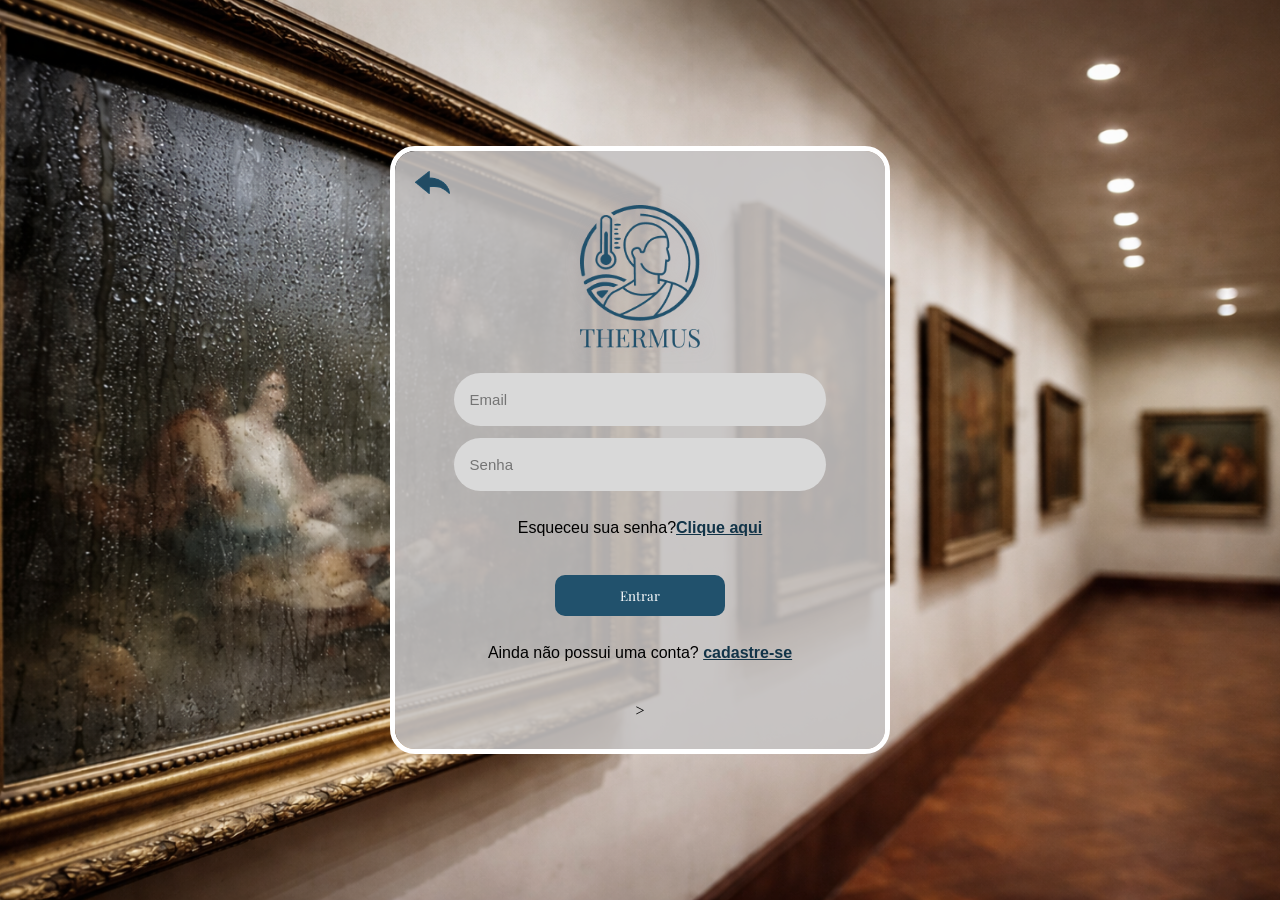
<file: Algoritimo/auth/museu/login.html>
<!DOCTYPE html>
<html lang="en">

<head>
    <meta charset="UTF-8">
    <meta name="viewport" content="width=device-width, initial-scale=1.0">
    <link rel="stylesheet" href="/Algoritimo/styles/style.css">
    <title>Login</title>
</head>

<body>
    <div class="container">
        <div class="content">
           <a href="/Algoritimo/index.html"><img src="/Algoritimo/img/seta.png" class="seta"></a>
            <div class="logo">
                <img src="/Algoritimo/img/logo.png" alt="Logo Thermus">
                <img src="/Algoritimo/img/THERMUS.png">
            </div>
            <div class="campos" >
                <input type="text" class="campo" placeholder="Email" id="InEmail">
                <p style="display: none; color: red;" id="emailIn">Email Inválido</p>
                <input type="password" class="campo" placeholder="Senha" id="InSenha">
                <p style="display: none; color: red;" id="senhaIn">Senha Inválida</p>
                <p class="mensagem">Esqueceu sua senha?<a href="/Algoritimo/auth/">Clique aqui</a></p>
                <button class="botao" onclick="validar()">Entrar</button>
                <p class="mensagem">Ainda não possui uma conta?  <a href="/Algoritimo/auth/museu/cadastroMuseu.html">cadastre-se</a></p>
                <div id="div_mensagem" class="aviso"></div> >
            </div>
                
    </div>
</body>

</html>
<script>

function validar() {
    let email = InEmail.value;
    let senha = InSenha.value;

    let posArroba = email.indexOf('@');
    let posCom = email.indexOf('.com');

     if (email == '') {
        InEmail.style.border = "solid red 3px";
        emailIn.style.display = "block"
        return;
    }else{
        InSenha.style.border = "none"
        senhaIn.style.display = "none"
    }if(
        posArroba <= 0 || 
        posCom <= posArroba + 1 || 
        posCom != email.length - 4
    ) {
        InEmail.style.border = "solid red 3px";
        emailIn.style.display = "block"
        return;
    }else{
        InEmail.style.border = "none";
        emailIn.style.display = "none";

    }if(senha == '') {
        InSenha.style.border = "solid red 3px";
        senhaIn.style.display = "none";
        return;
        
    }else{
        InSenha.style.border = "none";
        senhaIn.style.display = "none";
    }

    div_mensagem.innerHTML = 'Login válido';
}
</script>
</file>
<file: Algoritimo/styles/styleIndex.css>
*{
    padding: 0;
    margin: 0;
}
html {
    width: 100%;
    font-size: 16px;
}
header{
    width: 100%;
    padding: 0;
    margin: 0; 
}

body{
    width: 100%;
    padding: 0;
    margin: 0;
}

footer{
    padding: 0;
    margin: 0;
}

.container{
    width: 100%;
    height: fit-content;
    display: flex;
    flex-direction: column;
}

.titulo{
    font-size: 60px;
    font-weight: 300;
    font-size: 60px;
    font-weight: 300;
    display: flex;
    align-items: center;
    margin-top: 2vh;
    margin-top: 2vh;
    justify-content: center;
    color: #214B63;
    width: 100%;
}


/* Navbar */

.navbar{
    display: flex;
    flex-direction: row;
    justify-content: space-between;
    justify-items: center;
    align-items: center;
    background-color: #21516C;
    width: 100%; 
    height: 11vh;
}

.logo{
    display: flex;
    flex-direction: row;
    justify-content: center;
    align-items: center;
    padding: 30px;
    width: 20%;
    height: 110%;
    gap: 10px;
}

.logo img{
    width: 50%;
    height: 60%;
}

.links{
    display: flex;
    flex-direction: row;
    justify-content: center;
    align-items: center;
    gap: 40px;
    padding: 40px;
}

.links a{
    text-decoration: none;
    color: white;
    font-size: 1.4rem;
    font-size: 1.4rem;
}

.links a:hover{
    color: rgb(175, 175, 175);
}

.login{
    background-color: white;
    padding: 10px 20px;
    border-radius: 30px;
}

.login:hover{
    background-color: rgb(175, 175, 175);
    color: #1a3f55;
}

/* Banner */

.banner{
    width: 100%;
    height: fit-content;
    display: flex;
    flex: row;
    align-items: center;
    justify-content: flex-start;
    background-image: url("/Algoritimo/img/banner.png");
    background-size: cover;
    background-repeat: no-repeat;
    background-position: center;
}

.banner-shadow{
    height: 100%;
    width: 80%;
    background: linear-gradient(to right, rgba(0, 0, 0, 0.89) 50%, transparent);
}

.banner-content{
    margin-top: 40px;
    display: flex;
    flex-direction: column;
    justify-items: center;
    justify-content: center;
    align-items: flex-start;
    padding-left: 40px;
}

.subtitulo{
    display: flex;
    justify-content: center;
    justify-items: center;
    align-items: center;

    width: 300px;
    height: 10px;

    background-color: #214B63;
    color: white;

    font-size: 0.6rem;
    font-weight: bold;
    border-radius: 50px;
    padding: 5px 10px;
}

.banner .titulo{
    padding: 10px;
    display: flex;
    color: white;
    font-size: 4rem;
    width: 40%;
}

.banner p{
    margin-top: 10px;
}

.titulo spam{
    color: #214B63;
}

/*Quem somos?*/

.quemsomos{
    width: 100%;
    height: fit-content;
    display: flex;
    margin-top: 2%;
    gap: 3vh;
    margin-top: 2%;
    gap: 3vh;
    flex-direction: column;
    justify-content: center;
    justify-items: center;
    align-items: center;
}

.content{
    display: flex;
    justify-content: center;
    justify-items: center;
    align-items: center;
    padding: 5vh;
    justify-content: space-between;
    margin: 0 10% 0 10%;
}

.content img{
    width:40%;
    margin-left: 28px;
    width:40%;
    margin-left: 28px;
}

.texto{
    font-size: 1.9rem;
    font-size: 1.9rem;
    width: 50%;
}

.texto spam{
    color: #214B63;
    font-weight: bold;
}

#subtexto{
    align-self: center;
    font-size: 3rem;
    width: 80%;
    height: fit-content;
    margin-top: 4%;
    font-weight: bold;
    text-align: center;
}

#subtexto spam{
    color: #214B63;
}

/*  Qual a Importancia */

.cards{
    display: flex;
    margin: 0 10% 0 10%;
    justify-content: space-around;
    gap: 5%;
}
.card{
    display: flex;
    flex-direction: column;
    justify-content: center;
    justify-items: center;
    align-items: center;
    padding: 20px;
    padding: 20px;
    width: 30%;
    gap: 3vh;
    height: auto;
    height: auto;
    border: solid #214B63 3px;
    border-radius: 35px;
}

.card .titulo{
    text-align: center;
    font-size: 3rem;
}

.card p{
    font-size: 1rem;
    font-size: 1rem;
    text-align: center;
}

.circle{
    display: flex;
    justify-content: center;
    align-items: center;
    background-color: #214B63;
    height: 10vh;
    width: 20%;
    border-radius: 100%;
}

/* Área do Cliente*/

.areacliente{
    display: flex;
    flex-direction: column;
    justify-content: center;
    align-items: center;
    justify-items: center;
    margin-top: 6vh;
    margin-top: 6vh;
    margin: 5vh;
    border: solid #214B63 5px;
    border-radius: 25px;
}

.areacliente p{
    text-align: center;
    font-size: 1.8rem;
    margin-top: 30px;
    font-size: 1.8rem;
    margin-top: 30px;
}

.areacliente img{
    width: 25%;
    margin: 5vh;
}

.images{
    display: flex;
    justify-content: center;
    align-items: center;
}

/* Calculadora */

.calculadora{
    display: flex;
    flex-direction: column;
    justify-content: center;
    align-items: center;
}

.calculadora .texto{
    text-align: center;
    width: 80%;
    font-size: 2rem;
}

/* Footer */

.footer{
    display: flex;
    justify-content: center;
    align-items: center;
    justify-self: center;
    height: fit-content;
    height: fit-content;
    width: 100%;
    background-color: #214B63;
}

.info{
    display: flex;
    flex-direction: column;
    justify-content: flex-start;
    margin-left: 3%;
    margin-left: 3%;
}

.info p{
    color: white;
    text-align: left;
    font-size: 1rem;
    width: 50%;
    margin-left: 3%;

    margin-left: 3%;

}

.footer .titulo{
    color: white;
    font-size: 3rem;
    margin: 0;
}

.contato{
    display: flex;
    flex-direction: column;
    justify-content: center;
    justify-items: center;
    align-items: center;
    gap: 2vh;
    gap: 2vh;
    width: 50%;
    height: 100%;
}

.contato input{
    width: 40%;
    border: none;
    border-radius: 25px;
    height: 5vh;
    height: 5vh;
    text-align: center;
}

.contato button{
    border: none;
    height: 5vh;
    height: 5vh;
    border-radius: 25px;
    width: 20%;
    color: #132a37;
    font-weight: 700;
    color: #132a37;
    font-weight: 700;
}
</file>
<file: Algoritimo/styles/style.css>
@import url('https://fonts.googleapis.com/css2?family=Cinzel:wght@400;500;600;700&display=swap');
@import url('https://fonts.googleapis.com/css2?family=Playfair+Display:wght@400;500;600;700&display=swap');

html, body {
        height: 100%;
        margin: 0;
}

body{
        background-image: url('/Algoritimo/img/fundo.png');
        background-size: cover; 
        background-position: center;

        display: flex;
        justify-content: center;
        align-items: center; 
        margin: 0;
        padding: 0;     
}

.container{
        width: 100%;
        height: 100vh; 
        display: flex;
        justify-content: center;
        justify-items: center;
        align-items: center;
        background-image: url("../img/fundo.png");
        background-size: cover;
        background-repeat: no-repeat;
        background-position: center; 
    }

.content{
    
        position: relative;
        display: flex;
        flex-direction: column;
        align-items: center;
        justify-content: flex-start; 
        width: 500px;
        padding: 1.5rem 2rem;
        gap: 20px;
        background-color: #c7c4c4e0;
        border: solid white 5px;
        border-radius: 25px;
        height: fit-content;   
        overflow-y: auto;    
        box-sizing: border-box;
}

.campos{
        padding: 5px;
        display: flex;
        flex-direction: column;
        align-items: center;
        justify-content: center;
        width: 100%;
        gap: 12px;

    }

.campos a{
        color: #21516C;
    }

.campo{
        background-color: #D9D9D9;
        color: #7D7D7D;
        border: none;
        border-radius: 50px;
        width: 80%;
        padding: 18px 16px;
        text-align: start;
        font-size: 15px;
    
    }


.seta{
        position: absolute;
        top: 20px;
        left: 20px;
        width: 35px; 
        cursor: pointer;
}

.logo{
        margin-top: 10px; 
        display: flex;
        flex-direction: column; 
        align-items: center;
        justify-content: center;
        gap: 8px;
        filter: drop-shadow(1px 1px 7px #bca6a680);
}

.logo img{
        width: 120px;
}

.titulo{
        font-family: 'Playfair Display', serif;
        font-size: 52px;
        color: #21516C;
        letter-spacing: 6px;
        font-weight: 900;
        margin-bottom: 5px; 
        text-shadow: 1px 1px 7px #bca6a680;
}

.botao{
        margin-top: 10px;
        border: none;
        background-color: #21516C;
        color: white;
        width: 40%;
        padding: 12px;
        border-radius: 10px;
        font-family: 'Playfair Display', serif;
}
  
.mensagem{
        color: #000000;
        font-family: Arial, Helvetica, sans-serif;

}

.mensagem a{
        text-decoration: underline;
        color: #123448;
        font-weight: 600;
}

.aviso{
        color: #123448;
        font-weight: 900;
        margin-bottom: 0;
        font-family: Arial, Helvetica, sans-serif;
}
</file>
<file: Algoritimo/styles/stylesDashboard.css>
/* Globais */
@import url('https://fonts.googleapis.com/css2?family=Montserrat:ital,wght@0,100..900;1,100..900&display=swap');

*{
    margin: 0;
    padding: 0;
    box-sizing: border-box;
    font-family: "Montserrat", sans-serif;
    font-optical-sizing: auto;
    font-weight: normal;
    font-style: normal;
}

html, body{
    overflow-x: hidden;
    height: 100%;
    width: 100%;
}

.content{
    display: grid;
    grid-template-columns: 250px 1fr;
    width: 100%;
    height: 100%;
}

/* Navbar */

aside{
    display: flex;
    flex-direction: column;
    align-items: center;
    justify-items: center;
    justify-content: space-between;

    background-color: #21516C;

    height: 100%;
    width: 250px;
}

.top{
    display: flex;
    flex-direction: column;

    width: 100%;
    height: 60%;
    gap: 10%;
    margin-top: 10%;
}

.logo-container{
    width: 100%;
    height: 30%;

    display: flex;
    justify-content: center;
}

.logo{
    fill: white;
    height: 100%;
    width: 80%;
}

.links-container{
    display: flex;
    flex-direction: column;
    justify-content: space-evenly;
    align-items: center;
    gap: 10%;

    width: 100%;
    height: fit-content;
}

.link{
    width: 100%;

    font-size: 2rem;
    padding-bottom: 40px;
    text-align: center;

    border-bottom: solid #054163 2px;
}

.selected{
    font-weight: bold;
}

.link a{
    text-decoration: none;
    text-align: center;
    color: white;
}

.bottom{
    width: 100%;
    height: 10%;
}

.btn-container{
    width: 100%;
    height: 100%;

    display: flex;
    justify-content: center;
    align-items: center;
}

.btn{
    width: 60%;
    height: 60%;

    border: none;
    border-radius: 10rem;

    font-size: 1.5rem;
    color: #21516C;

    display: flex;
    align-items: center;
    justify-content: center;
    gap: 10%;
}

.btn-icon-logout{
    width: 70%;
    height: 70%;
}

/* main */

main{
    width: 1fr;
    height: 100vh;
    max-width: 100%;

    display: grid;
    grid-template-columns: 1fr 300px;
    flex-direction: column;

    padding: 0px 30px 0px 30px;
    gap: 30px;

    background-color: #F4F6F8;
}

.left{
    width: 1fr;
    height: 100vh;

    display: flex;
    flex-direction: column;
    justify-content: space-around;
}

.right{
    width: 300px;
    height: 100vh;

    display: flex;
    align-items: center;
    justify-content: center;
}

.cards-container{
    width: 100%;
    height: 20%;

    display: grid;
    grid-template-columns: repeat(3, minmax(0, 1fr)); /* 3 equal columns */
    place-items: center;
    gap: 12px;
}

.card{
    width: 100%;

    display: flex;
    align-items: flex-start;
    flex-direction: column;

    padding:20px;
    gap: 20px;

    background-color: white;
    border-radius: 25px;
    transition: all 200ms ease;
}

.card:hover{
    transform: scale(1.05);
    box-shadow: 5px 5px 15px 1px rgba(0, 0, 0, 0.274);
}

.icon-container{
    width:50px;
    height: 50px;

    display: flex;
    align-items: center;
    justify-content: center;

    border-radius: 10px;

    font-size: 1.5rem;
}

.icon-green{color:#348A6F; background-color: #E8F7F1;}
.icon-blue{color:#2E6AA3; background-color: #E6F0FA;}
.icon-red{color:#D24848; background-color: #FDE8E8;}

.card-title{
    font-size: 0.6rem;
}

.main-info{
    font-size: 1.6rem;
}

.main-info-green{color:#348A6F;}
.main-info-blue{color:#2E6AA3;}
.main-info-red{color:#D24848;}

.sub-info{
    display: flex;
    gap: 5px;

    font-size: 0.5rem;
}

/*  Gráficos  */

.charts{
    width: 100%;
    height: 55%;

    display: flex;
    flex-direction: column;
    align-items: center;
    justify-content: center;
    gap: 30px;
}

.chart{
    width: 100%;
    height: 100%;

    background-color: white;
    border-radius: 25px;

    padding: 10px;
}

.flex{
    display: flex;
    align-items: center;
    justify-content: center;
}

.none{
    display: none;
}

.buttons{
    width: 100%;
    height: 40px;

    display: flex;
    justify-content: flex-start;
    align-items: center;
    gap: 10px;
}

.buttons h1{
    font-size: small;
    color: rgba(0, 0, 0, 0.39);
}

.btn-chart{
    width: 18%;
    height: 100%;

    border: none;
    border-radius: 50px;

    font-size: 1rem;

    transition: all 200ms ease;

    cursor: pointer;
}

.btn-chart:hover{
    transform: scale(1.05);
}

.btn-chart-umidity{background-color: #E6F0FA; color: #2E6AA3; transition: all 200ms ease;}
.btn-chart-umidity:hover{border: #2E6AA3 solid 1px;}
.btn-chart-temperature{background-color: #E8F7F1; color: #348A6F; transition: all 200ms ease;}
.btn-chart-temperature:hover{border: #348A6F solid 1px;}

/*  Ultimos Alertas */

.last-alerts{
    width: fit-content;
    height: 90%;

    display: flex;
    flex-direction: column;
    align-items: flex-start;
    gap: 50px;

    background-color: white;
    border-radius: 25px;

    padding: 20px 0px 0px 20px;
}

.last-alerts-title{
    font-weight: bold;
    font-size: 0.8rem;

    width: 80%;
}

.alerts{
    height: 90%;
    max-height: 90%;

    display: flex;
    flex-direction: column;

    gap: 20px;

    overflow-y: scroll;
}

.alert{
    width: 250px;
    height: 50px;

    display: flex;
    justify-content: space-between;
    align-items: center;

    padding: 5px;

    font-size: 0.5rem;

    border-radius: 10px;

    transition: all 200ms ease;

    cursor: pointer;
}

.alert:hover{
    transform: translateY(-2%);
    /* border-top: solid 1px #00000017;
    border-left: solid 1px #00000017; */
    box-shadow: 0px 5px 5px 2px rgba(0, 0, 0, 0.26);
}

.alert .circle{
    width: 10px;
    height: 10px;

    border-radius: 10px;

    background-color: grey;
}


.alert-status{
    font-weight: 200;

    display: flex;
    align-items: center;
    justify-content: center;

    border-radius: 20px;
}

.alert-status-red{color:#D24848; background-color: #FDE8E8; border: solid 1px #D24848;}
.alert-status-purple{color: #53005B; background-color: #7715802f; border: solid 1px #53005B;}
</file>
<file: Algoritimo/styles/styleDashboardAlert.css>
.main{
    width: 1fr;
    height: 100%;

    display: flex;
    align-items: center;
    justify-content: space-between;
    flex-direction: column;

    background-color: #F4F6F8;
}

.kpis{
    width: 100%;
    height: 15vh;

    display: flex;
    align-items: center;
    justify-content: space-around;

    margin-top: 30px;
}

.kpi{
    width: 23%;
    height: 100%;

    background-color: white;

    border-radius: 25px;
    

    display: flex;
    flex-direction: column;
    align-items: flex-start;
    justify-content: space-between;

    padding: 20px;
}

.kpi-title{
    font-size: 1rem;
}

.kpi-main{
    font-size: 1.5rem;
}

.kpi-main-yellow{color: #EFAF00;}
.kpi-main-red{color: #FF0000;}
.kpi-main-purple{color: #771580;}

.alertas-container{
    width: 95%;
    height: 80%;

    display: flex;
    flex-direction: column;
    justify-content: space-around;
}

.filters{
    width: 40%;

    display: flex;
    align-items: center;
    justify-content: space-around;
}

.filter{
    width: 80px;
    height: 25px;

    display: flex;
    align-items: center;
    justify-content: center;

    border-radius: 20px;
    
    transition: all 200ms ease;
}

.filter:hover{
    transform: scale(1.05);
}

.filter-blue{color: #21516C; background-color: #3c98ce52;}
.filter-blue:hover{border: solid 1px #21516C;}
.filter-yellow{color: #BE8C02; background-color: #efaf004f;}
.filter-yellow:hover{border: solid 1px #BE8C02;}
.filter-red{color: #FF0000; background-color: #FDE8E8;}
.filter-red:hover{border: solid 1px #FF0000;}
.filter-purple{color: #53005B; background-color: #7715802f;}
.filter-purple:hover{border: solid 1px #53005B;}

.alertas{
    width: 100%;
    height: 90%;

    background-color: white;

    border-radius:25px;

    margin-bottom:30px;

    font-size: 1.5rem;
}
</file>
<file: Algoritimo/styles/styleDashboardsRelatorios.css>
.big-container {
    display: flex;
    flex-direction: column;
    align-items: center;

    width: 1fr;
    height: 100%;

    background-color: #F4F6F8;
}

.caixote1 {
    display: flex;
    flex-direction: column;
    align-items:flex-start;

    width: 95%;
    height: 45%;
    margin-top: 30px;
    border-radius: 10px;
   
    padding: 10px;


    background-color: white;
}

.topo {
    width: 100%;
    height: 20%;
}

.fundo {
    width: 100%;
    height: 80%;
    display: flex;
    align-items: center;
    justify-content: center;
}

table {
  width: 90%;
  border-collapse: separate; 
  border-spacing: 10px;
  font-family: Arial, sans-serif;
  table-layout: fixed;
  align-self: center;
}

th, td {
    
}

th {
  color: grey;
  padding: 10px;
  text-align: center;
}

td {
  padding: 10px;
  border-radius: 100px;
  text-align: center;

  width: 100px; 
  height: 20px;
}

td.titulo_tb {
    color: grey;
}

td.ok {
    background: #d4f5dd;
    color: #1f8f4c;
}

td.ok:hover {
    background-color: #1f8f4c;
    color: #d4f5dd;
}

td.alerta {
    background: #ead7ff;
    color: #7a3db8;
}

td.alerta:hover {
    background: #7a3db8;
    color: #ead7ff;
}

td.risco {
    background: #ffd6d6;
    color: #c0392b;
}

td.risco:hover {
    background: #c0392b;
    color: #ffd6d6;
}

td.atencao {
    background: #ffe7b3;
    color: #b9770e;
}

td.atencao:hover {
    background: #b9770e;
    color: #ffe7b3;
}

td.temp {
    background: #ffd6d6;
    color: #c0392b;
    font-weight: bold;
} 

td.temp:hover {
    background: #c0392b;
    color: #ffd6d6;
}
</file>
<file: Algoritimo/styles/styleDashboardSensores.css>
.main{
    width: 100%;
    height: 100%;

    display: grid;
    grid-template-columns: 1fr 1fr;

    background-color: #F4F6F8;
}

.sensores-container{
    width: 100%;
    
    display: flex;
    flex-direction: column;
}

.sensor{
    width: 90%;
    height: 25%;

    background-color: white;
}
</file>
